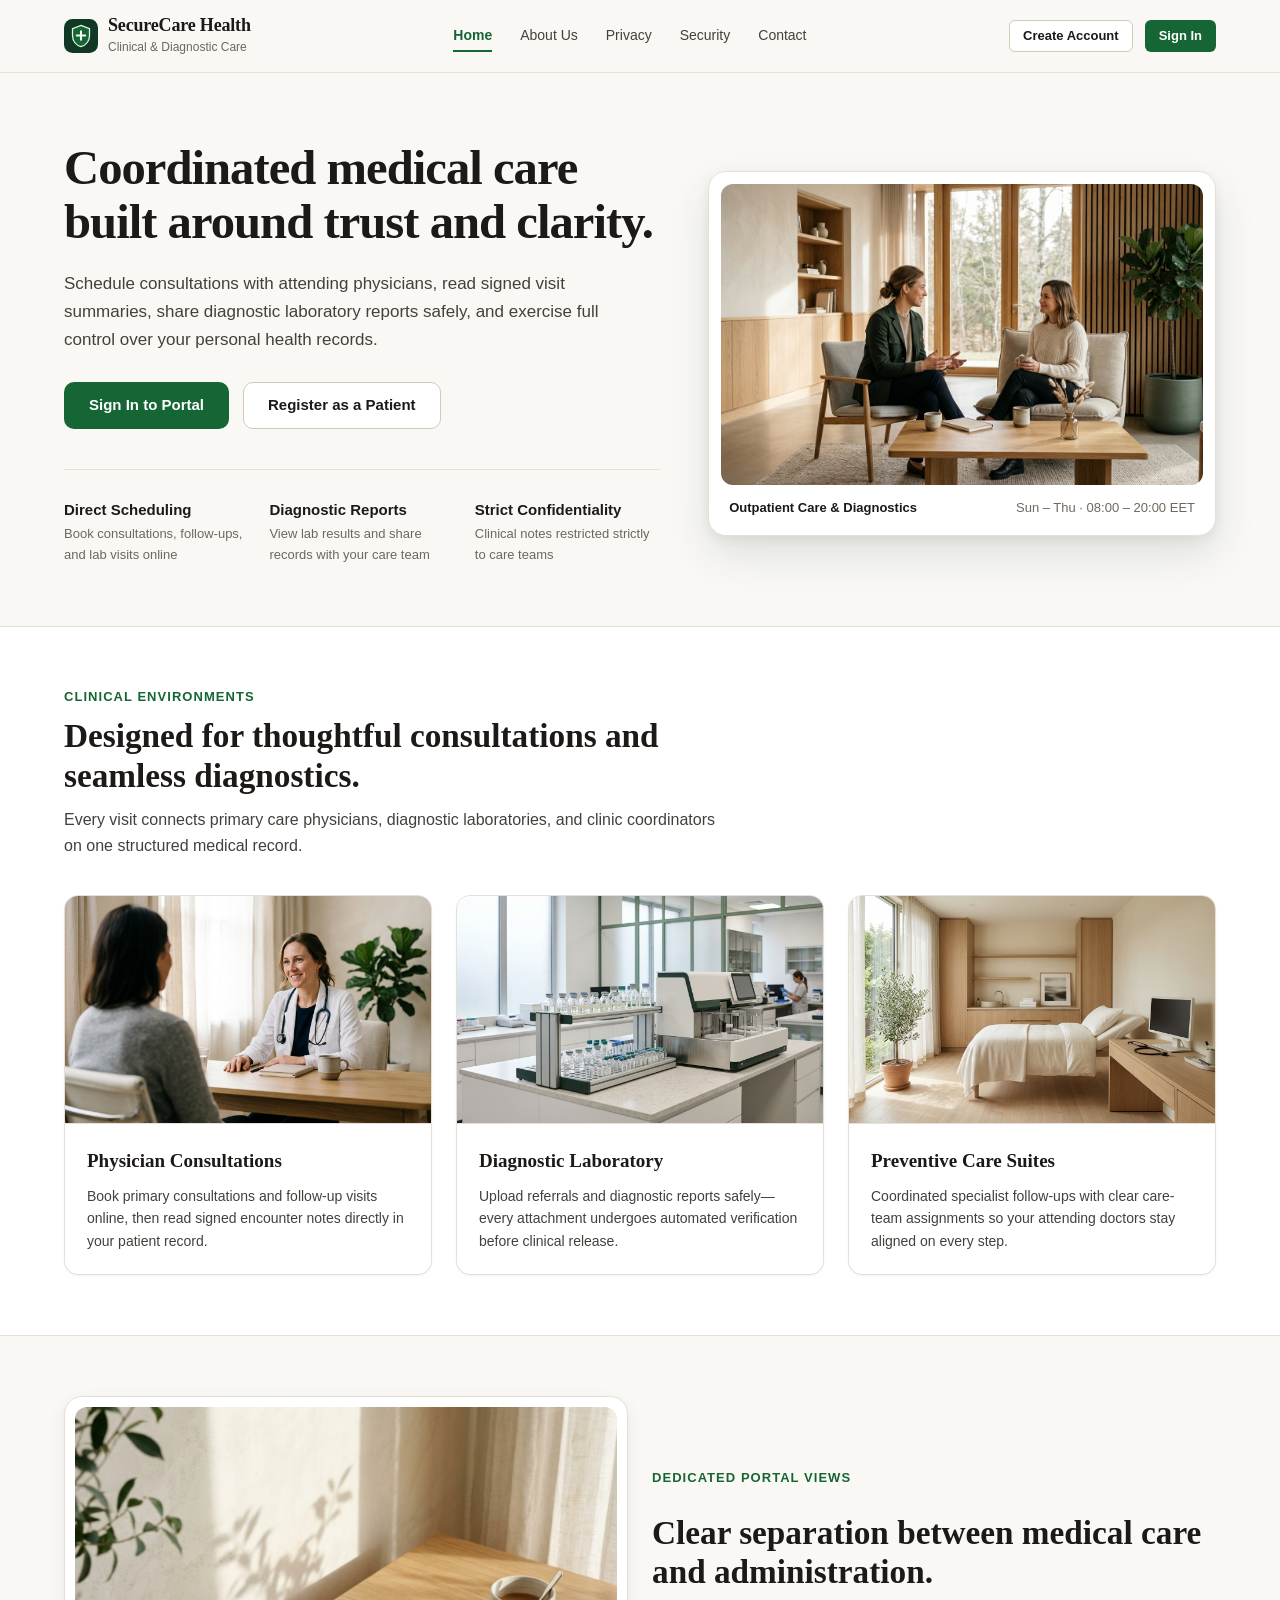
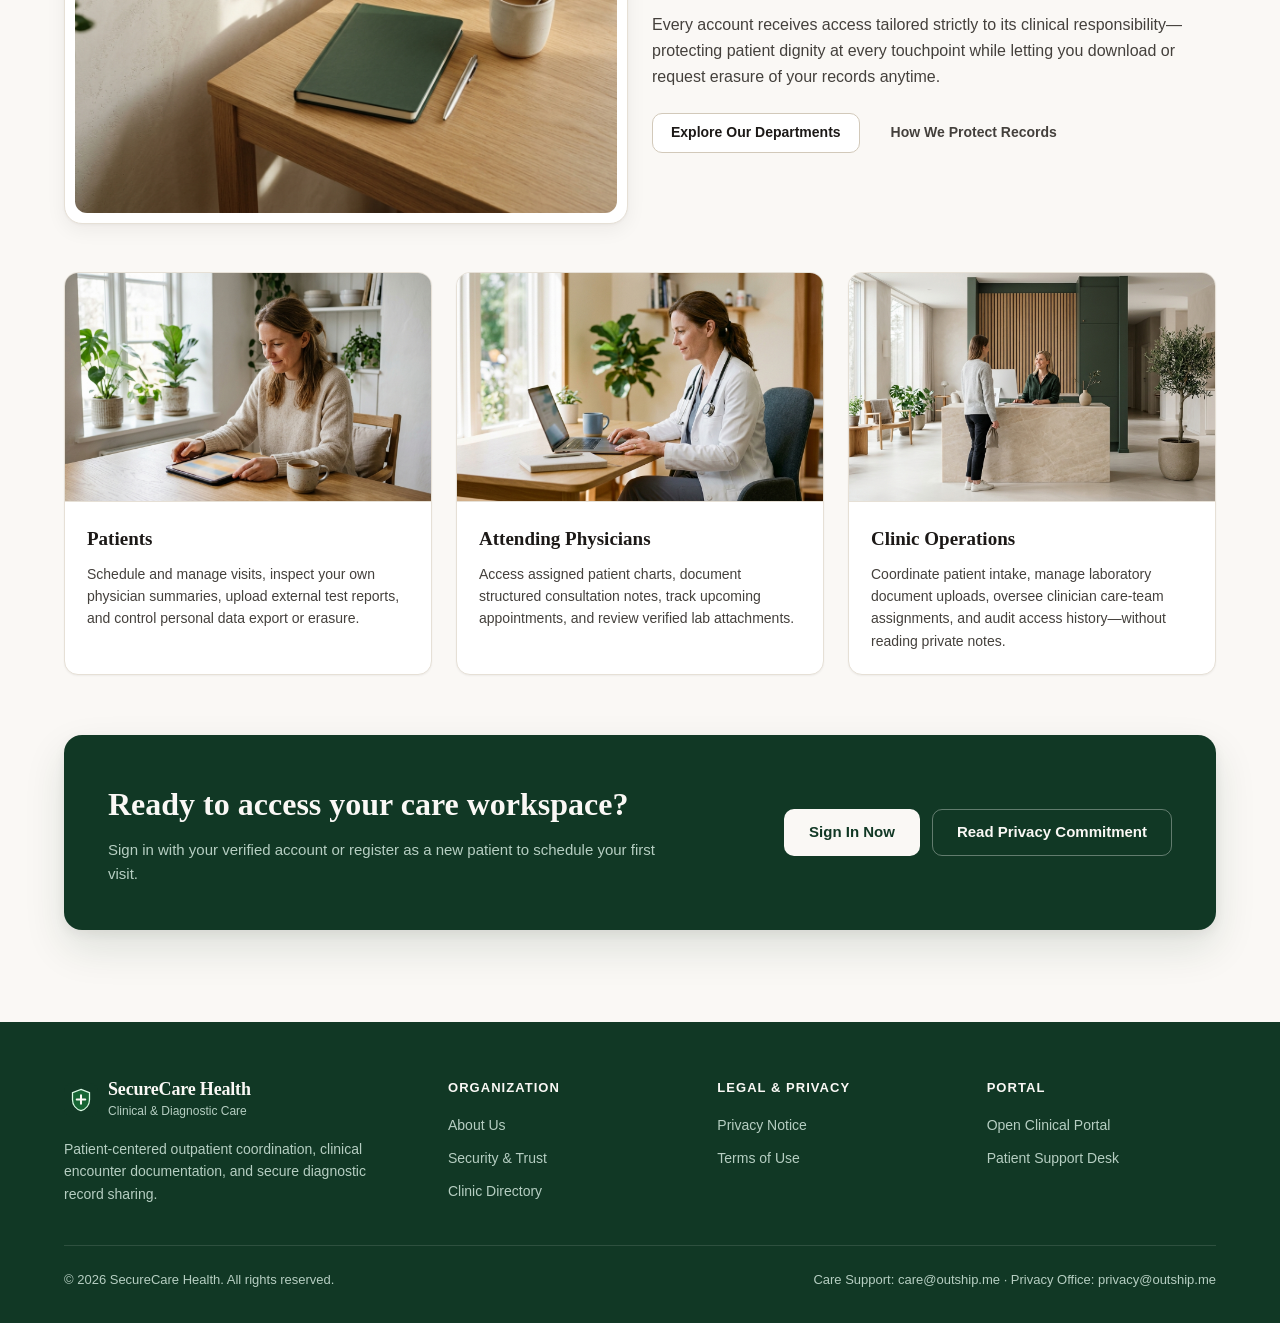
<file: frontend/index.html>
<!doctype html>
<html lang="en">
<head>
  <meta charset="utf-8" />
  <meta name="viewport" content="width=device-width, initial-scale=1" />
  <title>SecureCare Health — Coordinated Clinical Care &amp; Diagnostic Portal</title>
  <meta name="description" content="Schedule clinical visits, review physician encounter notes, receive screened laboratory reports, and manage your health data privacy in one portal." />
  <link rel="icon" type="image/svg+xml" href="assets/images/favicon.svg" />
  <link rel="stylesheet" href="css/tokens.css" />
  <link rel="stylesheet" href="css/base.css" />
  <link rel="stylesheet" href="css/public.css" />
</head>
<body>
  <header class="pub-header">
    <div class="pub-container pub-header-inner">
      <a class="brand" href="/">
        <img class="brand-mark" src="assets/images/logo.svg" alt="" width="34" height="34" />
        <span>
          <span class="brand-name">SecureCare Health</span>
          <span class="brand-sub">Clinical &amp; Diagnostic Care</span>
        </span>
      </a>

      <nav class="pub-nav" aria-label="Primary navigation">
        <a class="pub-nav-link" href="/" aria-current="page">Home</a>
        <a class="pub-nav-link" href="about.html">About Us</a>
        <a class="pub-nav-link" href="privacy.html">Privacy</a>
        <a class="pub-nav-link" href="security.html">Security</a>
        <a class="pub-nav-link" href="contact.html">Contact</a>
      </nav>

      <div class="pub-actions">
        <button type="button" class="btn btn-secondary btn-sm" data-auth-action="signup">Create Account</button>
        <button type="button" class="btn btn-primary btn-sm" data-auth-action="login">Sign In</button>
      </div>

      <button id="pub-menu-toggle" class="pub-menu-toggle" type="button" aria-label="Toggle navigation menu" aria-expanded="false" aria-controls="pub-mobile-drawer">
        <svg width="20" height="20" viewBox="0 0 24 24" fill="none" stroke="currentColor" stroke-width="2" stroke-linecap="round">
          <line x1="3" y1="6" x2="21" y2="6" />
          <line x1="3" y1="12" x2="21" y2="12" />
          <line x1="3" y1="18" x2="21" y2="18" />
        </svg>
      </button>
    </div>

    <div id="pub-mobile-drawer" class="pub-mobile-drawer">
      <a class="pub-nav-link" href="/" aria-current="page">Home</a>
      <a class="pub-nav-link" href="about.html">About Us</a>
      <a class="pub-nav-link" href="privacy.html">Privacy</a>
      <a class="pub-nav-link" href="security.html">Security</a>
      <a class="pub-nav-link" href="contact.html">Contact</a>
      <div style="display:flex;gap:0.625rem;padding-top:0.5rem;">
        <button type="button" class="btn btn-secondary btn-sm" data-auth-action="signup">Create Account</button>
        <button type="button" class="btn btn-primary btn-sm" data-auth-action="login">Sign In</button>
      </div>
    </div>
  </header>

  <main>
    <section class="hero">
      <div class="pub-container hero-grid">
        <div>
          <h1 class="hero-title">Coordinated medical care built around trust and clarity.</h1>
          <p class="hero-lead">
            Schedule consultations with attending physicians, read signed visit summaries, share diagnostic laboratory reports safely, and exercise full control over your personal health records.
          </p>
          <div class="hero-cta-row">
            <button type="button" class="btn btn-primary btn-lg" data-auth-action="login">Sign In to Portal</button>
            <button type="button" class="btn btn-secondary btn-lg" data-auth-action="signup">Register as a Patient</button>
          </div>

          <div class="hero-highlights">
            <div>
              <div class="hero-stat-title">Direct Scheduling</div>
              <div class="hero-stat-sub">Book consultations, follow-ups, and lab visits online</div>
            </div>
            <div>
              <div class="hero-stat-title">Diagnostic Reports</div>
              <div class="hero-stat-sub">View lab results and share records with your care team</div>
            </div>
            <div>
              <div class="hero-stat-title">Strict Confidentiality</div>
              <div class="hero-stat-sub">Clinical notes restricted strictly to care teams</div>
            </div>
          </div>
        </div>

        <div class="hero-visual-frame">
          <img src="assets/images/hero-clinic-care.jpg" alt="Physician speaking with a patient inside a bright SecureCare Health consultation lounge" width="1280" height="720" />
          <div class="hero-photo-caption">
            <span><strong>Outpatient Care &amp; Diagnostics</strong></span>
            <span>Sun – Thu · 08:00 – 20:00 EET</span>
          </div>
        </div>
      </div>
    </section>

    <section class="section section-alt">
      <div class="pub-container">
        <div class="section-head">
          <div class="section-kicker">Clinical Environments</div>
          <h2 class="section-title">Designed for thoughtful consultations and seamless diagnostics.</h2>
          <p class="section-desc">
            Every visit connects primary care physicians, diagnostic laboratories, and clinic coordinators on one structured medical record.
          </p>
        </div>

        <div class="grid-3">
          <article class="dept-card">
            <img class="dept-card-img" src="assets/images/dept-consultation.jpg" alt="Attending physician listening attentively during an outpatient consultation" width="1280" height="720" />
            <div class="dept-card-body">
              <h3>Physician Consultations</h3>
              <p>Book primary consultations and follow-up visits online, then read signed encounter notes directly in your patient record.</p>
            </div>
          </article>

          <article class="dept-card">
            <img class="dept-card-img" src="assets/images/dept-diagnostics.jpg" alt="Modern diagnostic laboratory workstation and sample vials" width="1280" height="720" />
            <div class="dept-card-body">
              <h3>Diagnostic Laboratory</h3>
              <p>Upload referrals and diagnostic reports safely—every attachment undergoes automated verification before clinical release.</p>
            </div>
          </article>

          <article class="dept-card">
            <img class="dept-card-img" src="assets/images/dept-cardiology.jpg" alt="Calm modern clinical examination suite in warm oak and ivory" width="1280" height="720" />
            <div class="dept-card-body">
              <h3>Preventive Care Suites</h3>
              <p>Coordinated specialist follow-ups with clear care-team assignments so your attending doctors stay aligned on every step.</p>
            </div>
          </article>
        </div>
      </div>
    </section>

    <section class="section">
      <div class="pub-container">
        <div class="grid-2" style="align-items:center;margin-bottom:3rem;">
          <div class="editorial-photo-card">
            <img src="assets/images/trust-privacy-care.jpg" alt="Minimalist physician desk in soft daylight symbolizing clinical discretion" width="1200" height="900" />
          </div>
          <div style="display:flex;flex-direction:column;gap:1rem;">
            <div class="section-kicker">Dedicated Portal Views</div>
            <h2 class="section-title" style="margin-bottom:0.25rem;">Clear separation between medical care and administration.</h2>
            <p class="section-desc">
              Every account receives access tailored strictly to its clinical responsibility—protecting patient dignity at every touchpoint while letting you download or request erasure of your records anytime.
            </p>
            <div style="display:flex;flex-wrap:wrap;gap:0.75rem;padding-top:0.5rem;">
              <a class="btn btn-secondary" href="about.html">Explore Our Departments</a>
              <a class="btn btn-ghost" href="security.html">How We Protect Records</a>
            </div>
          </div>
        </div>

        <div class="grid-3">
          <article class="dept-card">
            <img class="dept-card-img" src="assets/images/role-patient-care.jpg" alt="Patient reviewing appointments comfortably on a tablet" width="1280" height="720" />
            <div class="dept-card-body">
              <h3>Patients</h3>
              <p>Schedule and manage visits, inspect your own physician summaries, upload external test reports, and control personal data export or erasure.</p>
            </div>
          </article>
          <article class="dept-card">
            <img class="dept-card-img" src="assets/images/role-physician-chart.jpg" alt="Attending physician reviewing clinical notes on a laptop" width="1280" height="720" />
            <div class="dept-card-body">
              <h3>Attending Physicians</h3>
              <p>Access assigned patient charts, document structured consultation notes, track upcoming appointments, and review verified lab attachments.</p>
            </div>
          </article>
          <article class="dept-card">
            <img class="dept-card-img" src="assets/images/role-clinic-reception.jpg" alt="Clinic coordinator welcoming a visitor at a minimalist alabaster reception desk" width="1280" height="720" />
            <div class="dept-card-body">
              <h3>Clinic Operations</h3>
              <p>Coordinate patient intake, manage laboratory document uploads, oversee clinician care-team assignments, and audit access history—without reading private notes.</p>
            </div>
          </article>
        </div>
      </div>
    </section>

    <section class="section" style="padding-top:0;">
      <div class="pub-container">
        <div class="cta-banner">
          <div>
            <h2>Ready to access your care workspace?</h2>
            <p>Sign in with your verified account or register as a new patient to schedule your first visit.</p>
          </div>
          <div style="display:flex;flex-wrap:wrap;gap:0.75rem;">
            <button type="button" class="btn btn-ivory btn-lg" data-auth-action="login">Sign In Now</button>
            <a class="btn btn-outline-ivory btn-lg" href="privacy.html">Read Privacy Commitment</a>
          </div>
        </div>
      </div>
    </section>
  </main>

  <footer class="pub-footer">
    <div class="pub-container">
      <div class="footer-grid">
        <div>
          <a class="brand" href="/">
            <img class="brand-mark" src="assets/images/logo.svg" alt="" width="34" height="34" />
            <span>
              <span class="brand-name" style="color:#FAF8F5;">SecureCare Health</span>
              <span class="brand-sub" style="color:#B6CEC2;">Clinical &amp; Diagnostic Care</span>
            </span>
          </a>
          <p class="footer-brand-desc">
            Patient-centered outpatient coordination, clinical encounter documentation, and secure diagnostic record sharing.
          </p>
        </div>

        <div>
          <h4 class="footer-col-title">Organization</h4>
          <ul class="footer-links">
            <li><a href="about.html">About Us</a></li>
            <li><a href="security.html">Security &amp; Trust</a></li>
            <li><a href="contact.html">Clinic Directory</a></li>
          </ul>
        </div>

        <div>
          <h4 class="footer-col-title">Legal &amp; Privacy</h4>
          <ul class="footer-links">
            <li><a href="privacy.html">Privacy Notice</a></li>
            <li><a href="terms.html">Terms of Use</a></li>
          </ul>
        </div>

        <div>
          <h4 class="footer-col-title">Portal</h4>
          <ul class="footer-links">
            <li><a href="portal.html">Open Clinical Portal</a></li>
            <li><a href="contact.html">Patient Support Desk</a></li>
          </ul>
        </div>
      </div>

      <div class="footer-bottom">
        <span>&copy; 2026 SecureCare Health. All rights reserved.</span>
        <span>Care Support: care@outship.me · Privacy Office: privacy@outship.me</span>
      </div>
    </div>
  </footer>

  <script type="module" src="js/public.js"></script>
</body>
</html>
</file>
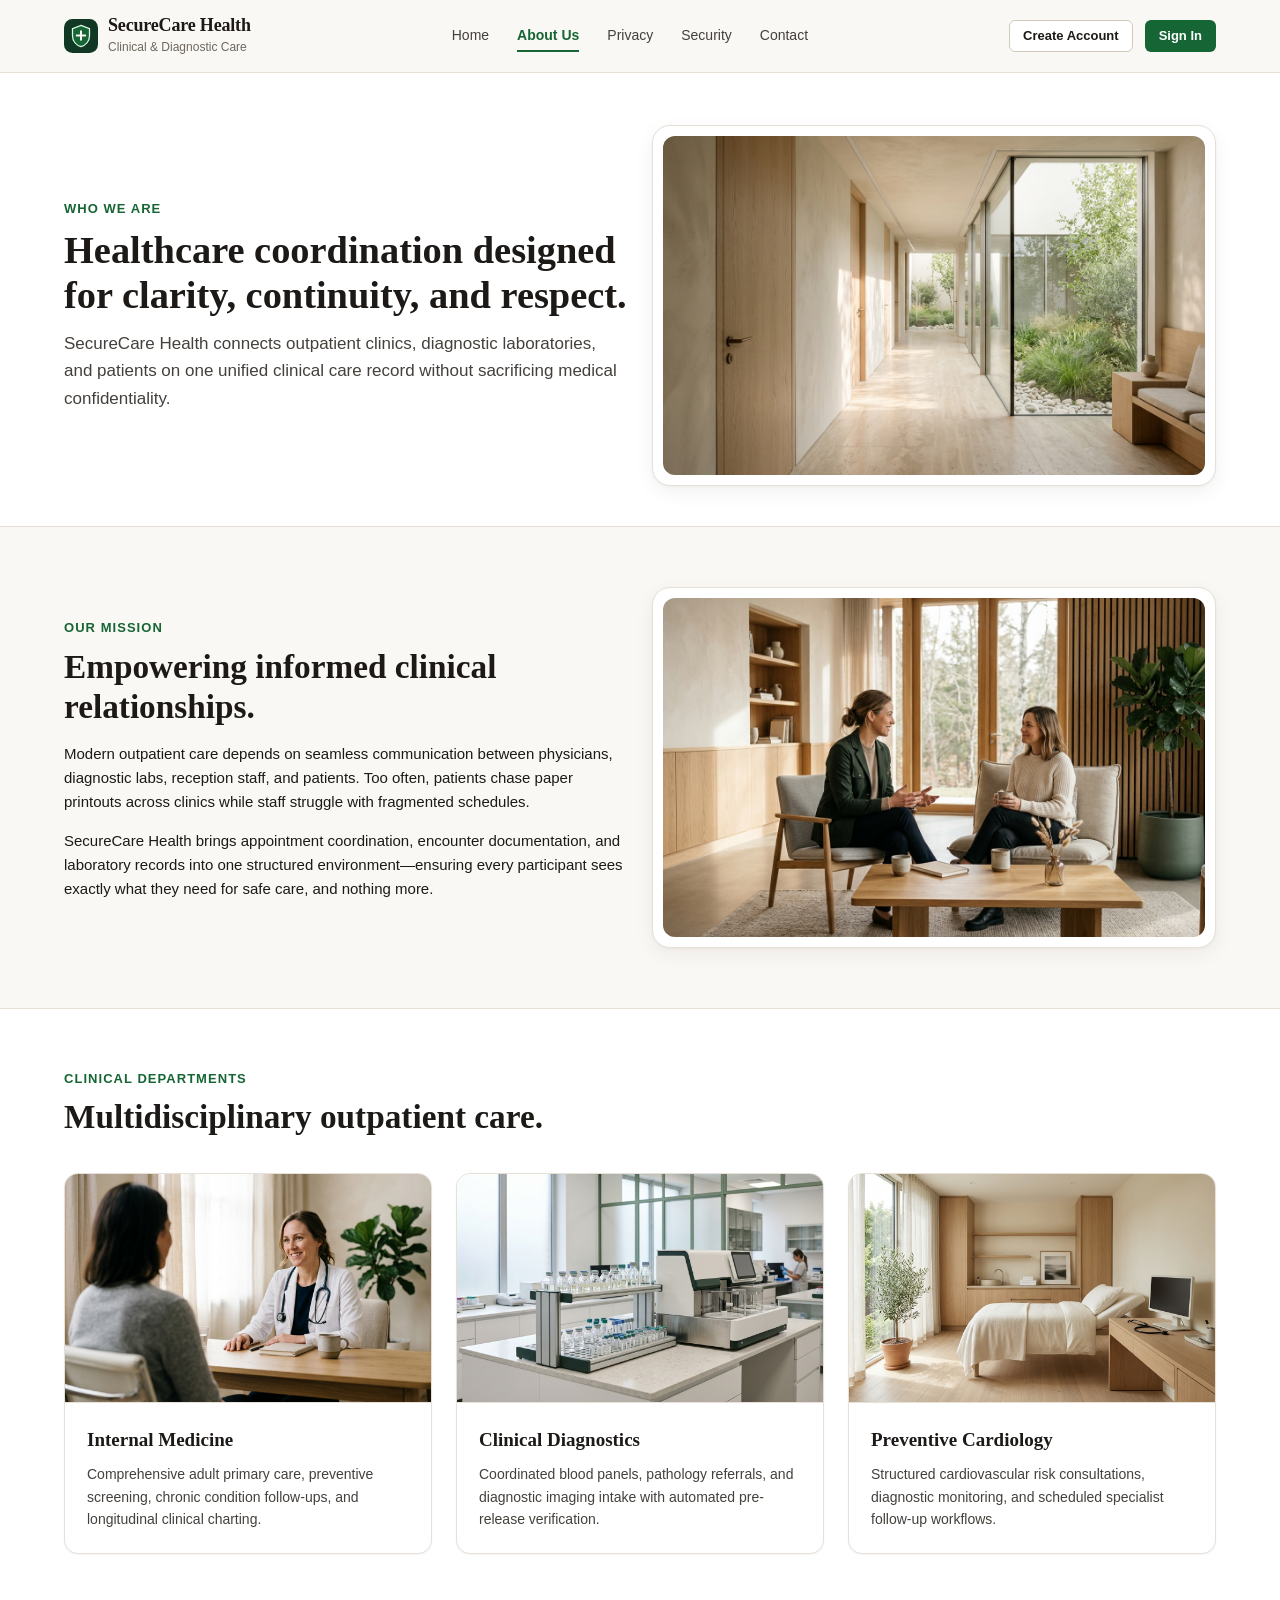
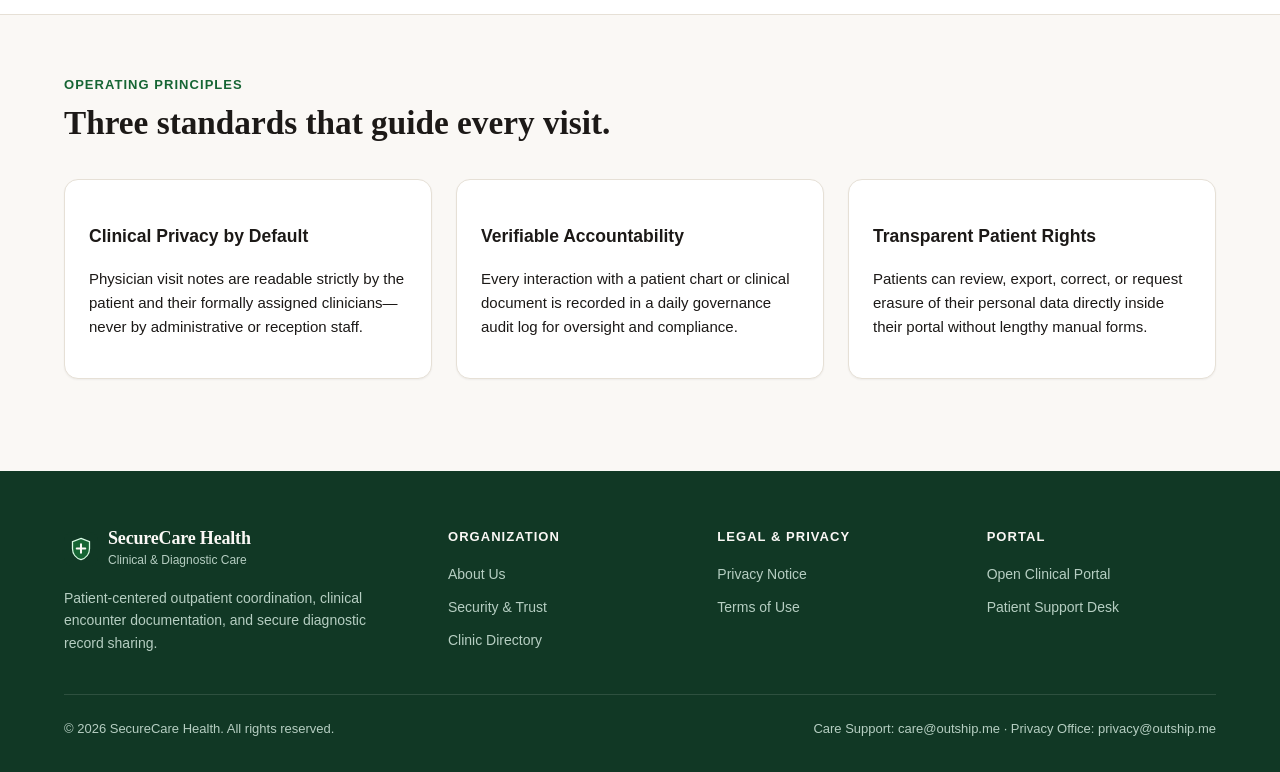
<file: frontend/about.html>
<!doctype html>
<html lang="en">
<head>
  <meta charset="utf-8" />
  <meta name="viewport" content="width=device-width, initial-scale=1" />
  <title>About Us — SecureCare Health</title>
  <meta name="description" content="Learn about SecureCare Health's clinical mission, multidisciplinary medical departments, and patient-first care governance." />
  <link rel="icon" type="image/svg+xml" href="assets/images/favicon.svg" />
  <link rel="stylesheet" href="css/tokens.css" />
  <link rel="stylesheet" href="css/base.css" />
  <link rel="stylesheet" href="css/public.css" />
</head>
<body>
  <header class="pub-header">
    <div class="pub-container pub-header-inner">
      <a class="brand" href="/">
        <img class="brand-mark" src="assets/images/logo.svg" alt="" width="34" height="34" />
        <span>
          <span class="brand-name">SecureCare Health</span>
          <span class="brand-sub">Clinical &amp; Diagnostic Care</span>
        </span>
      </a>

      <nav class="pub-nav" aria-label="Primary navigation">
        <a class="pub-nav-link" href="/">Home</a>
        <a class="pub-nav-link" href="about.html" aria-current="page">About Us</a>
        <a class="pub-nav-link" href="privacy.html">Privacy</a>
        <a class="pub-nav-link" href="security.html">Security</a>
        <a class="pub-nav-link" href="contact.html">Contact</a>
      </nav>

      <div class="pub-actions">
        <button type="button" class="btn btn-secondary btn-sm" data-auth-action="signup">Create Account</button>
        <button type="button" class="btn btn-primary btn-sm" data-auth-action="login">Sign In</button>
      </div>

      <button id="pub-menu-toggle" class="pub-menu-toggle" type="button" aria-label="Toggle navigation menu" aria-expanded="false" aria-controls="pub-mobile-drawer">
        <svg width="20" height="20" viewBox="0 0 24 24" fill="none" stroke="currentColor" stroke-width="2" stroke-linecap="round">
          <line x1="3" y1="6" x2="21" y2="6" /><line x1="3" y1="12" x2="21" y2="12" /><line x1="3" y1="18" x2="21" y2="18" />
        </svg>
      </button>
    </div>

    <div id="pub-mobile-drawer" class="pub-mobile-drawer">
      <a class="pub-nav-link" href="/">Home</a>
      <a class="pub-nav-link" href="about.html" aria-current="page">About Us</a>
      <a class="pub-nav-link" href="privacy.html">Privacy</a>
      <a class="pub-nav-link" href="security.html">Security</a>
      <a class="pub-nav-link" href="contact.html">Contact</a>
      <div style="display:flex;gap:0.625rem;padding-top:0.5rem;">
        <button type="button" class="btn btn-secondary btn-sm" data-auth-action="signup">Create Account</button>
        <button type="button" class="btn btn-primary btn-sm" data-auth-action="login">Sign In</button>
      </div>
    </div>
  </header>

  <main>
    <section class="page-hero">
      <div class="pub-container grid-2" style="align-items:center;">
        <div>
          <div class="section-kicker">Who We Are</div>
          <h1>Healthcare coordination designed for clarity, continuity, and respect.</h1>
          <p>
            SecureCare Health connects outpatient clinics, diagnostic laboratories, and patients on one unified clinical care record without sacrificing medical confidentiality.
          </p>
        </div>
        <div class="editorial-photo-card">
          <img src="assets/images/clinic-architecture-hall.jpg" alt="Sunlit SecureCare Health outpatient corridor and courtyard garden" width="1280" height="720" style="aspect-ratio:16/10;" />
        </div>
      </div>
    </section>

    <section class="section">
      <div class="pub-container grid-2" style="align-items:center;">
        <div class="space-y-4">
          <div class="section-kicker">Our Mission</div>
          <h2 class="section-title">Empowering informed clinical relationships.</h2>
          <p>
            Modern outpatient care depends on seamless communication between physicians, diagnostic labs, reception staff, and patients. Too often, patients chase paper printouts across clinics while staff struggle with fragmented schedules.
          </p>
          <p>
            SecureCare Health brings appointment coordination, encounter documentation, and laboratory records into one structured environment—ensuring every participant sees exactly what they need for safe care, and nothing more.
          </p>
        </div>
        <div class="editorial-photo-card">
          <img src="assets/images/hero-clinic-care.jpg" alt="Physician consulting with a patient inside a bright Nordic-inspired clinic lounge" width="1280" height="720" style="aspect-ratio:16/10;" />
        </div>
      </div>
    </section>

    <section class="section section-alt">
      <div class="pub-container">
        <div class="section-head">
          <div class="section-kicker">Clinical Departments</div>
          <h2 class="section-title">Multidisciplinary outpatient care.</h2>
        </div>

        <div class="grid-3">
          <article class="dept-card">
            <img class="dept-card-img" src="assets/images/dept-consultation.jpg" alt="Internal medicine specialist during an outpatient consultation" width="1280" height="720" />
            <div class="dept-card-body">
              <h3>Internal Medicine</h3>
              <p>Comprehensive adult primary care, preventive screening, chronic condition follow-ups, and longitudinal clinical charting.</p>
            </div>
          </article>
          <article class="dept-card">
            <img class="dept-card-img" src="assets/images/dept-diagnostics.jpg" alt="Modern diagnostic laboratory instrumentation and specimen vials" width="1280" height="720" />
            <div class="dept-card-body">
              <h3>Clinical Diagnostics</h3>
              <p>Coordinated blood panels, pathology referrals, and diagnostic imaging intake with automated pre-release verification.</p>
            </div>
          </article>
          <article class="dept-card">
            <img class="dept-card-img" src="assets/images/dept-cardiology.jpg" alt="Calm modern cardiology examination suite" width="1280" height="720" />
            <div class="dept-card-body">
              <h3>Preventive Cardiology</h3>
              <p>Structured cardiovascular risk consultations, diagnostic monitoring, and scheduled specialist follow-up workflows.</p>
            </div>
          </article>
        </div>
      </div>
    </section>

    <section class="section">
      <div class="pub-container">
        <div class="section-head">
          <div class="section-kicker">Operating Principles</div>
          <h2 class="section-title">Three standards that guide every visit.</h2>
        </div>

        <div class="grid-3">
          <div class="card card-pad">
            <h3>Clinical Privacy by Default</h3>
            <p>Physician visit notes are readable strictly by the patient and their formally assigned clinicians—never by administrative or reception staff.</p>
          </div>
          <div class="card card-pad">
            <h3>Verifiable Accountability</h3>
            <p>Every interaction with a patient chart or clinical document is recorded in a daily governance audit log for oversight and compliance.</p>
          </div>
          <div class="card card-pad">
            <h3>Transparent Patient Rights</h3>
            <p>Patients can review, export, correct, or request erasure of their personal data directly inside their portal without lengthy manual forms.</p>
          </div>
        </div>
      </div>
    </section>
  </main>

  <footer class="pub-footer">
    <div class="pub-container">
      <div class="footer-grid">
        <div>
          <a class="brand" href="/">
            <img class="brand-mark" src="assets/images/logo.svg" alt="" width="34" height="34" />
            <span>
              <span class="brand-name" style="color:#FAF8F5;">SecureCare Health</span>
              <span class="brand-sub" style="color:#B6CEC2;">Clinical &amp; Diagnostic Care</span>
            </span>
          </a>
          <p class="footer-brand-desc">Patient-centered outpatient coordination, clinical encounter documentation, and secure diagnostic record sharing.</p>
        </div>
        <div>
          <h4 class="footer-col-title">Organization</h4>
          <ul class="footer-links">
            <li><a href="about.html">About Us</a></li>
            <li><a href="security.html">Security &amp; Trust</a></li>
            <li><a href="contact.html">Clinic Directory</a></li>
          </ul>
        </div>
        <div>
          <h4 class="footer-col-title">Legal &amp; Privacy</h4>
          <ul class="footer-links">
            <li><a href="privacy.html">Privacy Notice</a></li>
            <li><a href="terms.html">Terms of Use</a></li>
          </ul>
        </div>
        <div>
          <h4 class="footer-col-title">Portal</h4>
          <ul class="footer-links">
            <li><a href="portal.html">Open Clinical Portal</a></li>
            <li><a href="contact.html">Patient Support Desk</a></li>
          </ul>
        </div>
      </div>
      <div class="footer-bottom">
        <span>&copy; 2026 SecureCare Health. All rights reserved.</span>
        <span>Care Support: care@outship.me · Privacy Office: privacy@outship.me</span>
      </div>
    </div>
  </footer>

  <script type="module" src="js/public.js"></script>
</body>
</html>
</file>
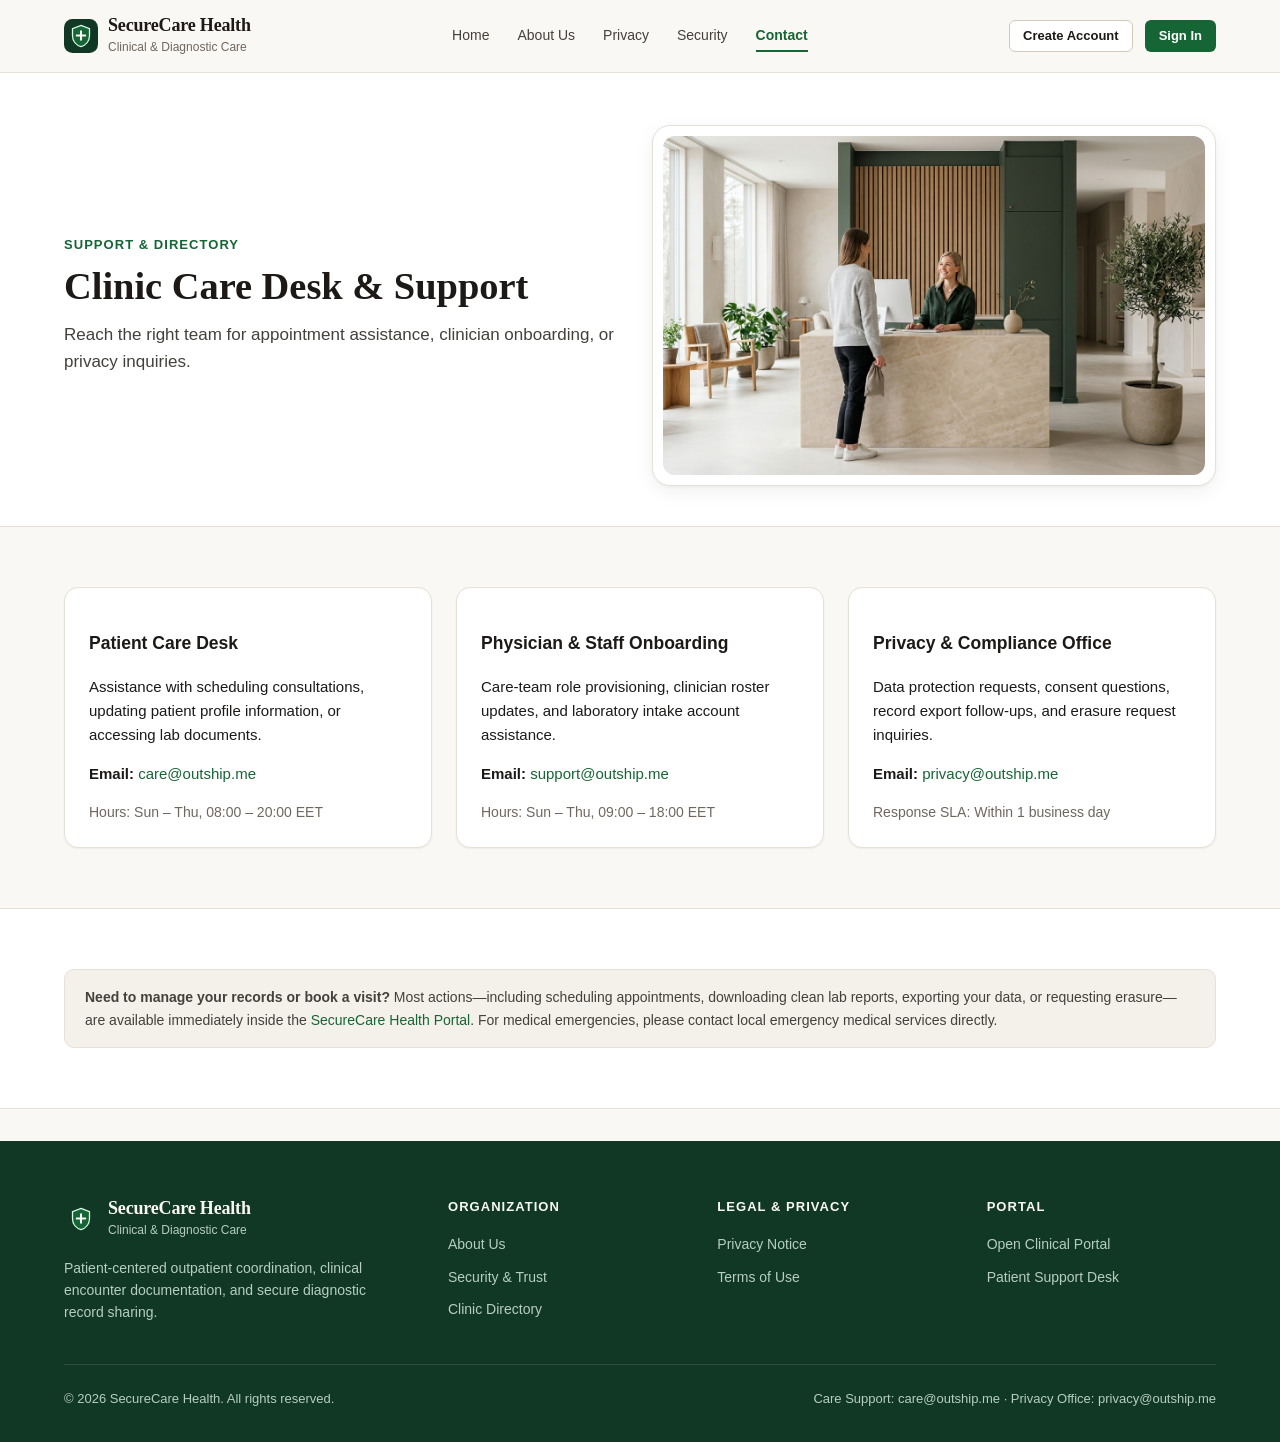
<file: frontend/contact.html>
<!doctype html>
<html lang="en">
<head>
  <meta charset="utf-8" />
  <meta name="viewport" content="width=device-width, initial-scale=1" />
  <title>Clinic Directory &amp; Support — SecureCare Health</title>
  <meta name="description" content="Reach the SecureCare Health patient care desk, clinic operations support, or Data Protection Office." />
  <link rel="icon" type="image/svg+xml" href="assets/images/favicon.svg" />
  <link rel="stylesheet" href="css/tokens.css" />
  <link rel="stylesheet" href="css/base.css" />
  <link rel="stylesheet" href="css/public.css" />
</head>
<body>
  <header class="pub-header">
    <div class="pub-container pub-header-inner">
      <a class="brand" href="/">
        <img class="brand-mark" src="assets/images/logo.svg" alt="" width="34" height="34" />
        <span>
          <span class="brand-name">SecureCare Health</span>
          <span class="brand-sub">Clinical &amp; Diagnostic Care</span>
        </span>
      </a>

      <nav class="pub-nav" aria-label="Primary navigation">
        <a class="pub-nav-link" href="/">Home</a>
        <a class="pub-nav-link" href="about.html">About Us</a>
        <a class="pub-nav-link" href="privacy.html">Privacy</a>
        <a class="pub-nav-link" href="security.html">Security</a>
        <a class="pub-nav-link" href="contact.html" aria-current="page">Contact</a>
      </nav>

      <div class="pub-actions">
        <button type="button" class="btn btn-secondary btn-sm" data-auth-action="signup">Create Account</button>
        <button type="button" class="btn btn-primary btn-sm" data-auth-action="login">Sign In</button>
      </div>

      <button id="pub-menu-toggle" class="pub-menu-toggle" type="button" aria-label="Toggle navigation menu" aria-expanded="false" aria-controls="pub-mobile-drawer">
        <svg width="20" height="20" viewBox="0 0 24 24" fill="none" stroke="currentColor" stroke-width="2" stroke-linecap="round">
          <line x1="3" y1="6" x2="21" y2="6" /><line x1="3" y1="12" x2="21" y2="12" /><line x1="3" y1="18" x2="21" y2="18" />
        </svg>
      </button>
    </div>

    <div id="pub-mobile-drawer" class="pub-mobile-drawer">
      <a class="pub-nav-link" href="/">Home</a>
      <a class="pub-nav-link" href="about.html">About Us</a>
      <a class="pub-nav-link" href="privacy.html">Privacy</a>
      <a class="pub-nav-link" href="security.html">Security</a>
      <a class="pub-nav-link" href="contact.html" aria-current="page">Contact</a>
      <div style="display:flex;gap:0.625rem;padding-top:0.5rem;">
        <button type="button" class="btn btn-secondary btn-sm" data-auth-action="signup">Create Account</button>
        <button type="button" class="btn btn-primary btn-sm" data-auth-action="login">Sign In</button>
      </div>
    </div>
  </header>

  <main>
    <section class="page-hero">
      <div class="pub-container grid-2" style="align-items:center;">
        <div>
          <div class="section-kicker">Support &amp; Directory</div>
          <h1>Clinic Care Desk &amp; Support</h1>
          <p>Reach the right team for appointment assistance, clinician onboarding, or privacy inquiries.</p>
        </div>
        <div class="editorial-photo-card">
          <img src="assets/images/role-clinic-reception.jpg" alt="SecureCare Health clinic coordinator welcoming a visitor at the care desk" width="1280" height="720" style="aspect-ratio:16/10;" />
        </div>
      </div>
    </section>

    <section class="section">
      <div class="pub-container grid-3">
        <div class="card card-pad">
          <h3>Patient Care Desk</h3>
          <p>Assistance with scheduling consultations, updating patient profile information, or accessing lab documents.</p>
          <p><strong>Email:</strong> <a href="mailto:care@outship.me">care@outship.me</a></p>
          <p style="margin-bottom:0;font-size:0.875rem;color:var(--sc-muted);">Hours: Sun – Thu, 08:00 – 20:00 EET</p>
        </div>

        <div class="card card-pad">
          <h3>Physician &amp; Staff Onboarding</h3>
          <p>Care-team role provisioning, clinician roster updates, and laboratory intake account assistance.</p>
          <p><strong>Email:</strong> <a href="mailto:support@outship.me">support@outship.me</a></p>
          <p style="margin-bottom:0;font-size:0.875rem;color:var(--sc-muted);">Hours: Sun – Thu, 09:00 – 18:00 EET</p>
        </div>

        <div class="card card-pad">
          <h3>Privacy &amp; Compliance Office</h3>
          <p>Data protection requests, consent questions, record export follow-ups, and erasure request inquiries.</p>
          <p><strong>Email:</strong> <a href="mailto:privacy@outship.me">privacy@outship.me</a></p>
          <p style="margin-bottom:0;font-size:0.875rem;color:var(--sc-muted);">Response SLA: Within 1 business day</p>
        </div>
      </div>
    </section>

    <section class="section section-alt">
      <div class="pub-container">
        <div class="notice-box">
          <strong>Need to manage your records or book a visit?</strong> Most actions—including scheduling appointments, downloading clean lab reports, exporting your data, or requesting erasure—are available immediately inside the <a href="portal.html">SecureCare Health Portal</a>. For medical emergencies, please contact local emergency medical services directly.
        </div>
      </div>
    </section>
  </main>

  <footer class="pub-footer">
    <div class="pub-container">
      <div class="footer-grid">
        <div>
          <a class="brand" href="/">
            <img class="brand-mark" src="assets/images/logo.svg" alt="" width="34" height="34" />
            <span>
              <span class="brand-name" style="color:#FAF8F5;">SecureCare Health</span>
              <span class="brand-sub" style="color:#B6CEC2;">Clinical &amp; Diagnostic Care</span>
            </span>
          </a>
          <p class="footer-brand-desc">Patient-centered outpatient coordination, clinical encounter documentation, and secure diagnostic record sharing.</p>
        </div>
        <div>
          <h4 class="footer-col-title">Organization</h4>
          <ul class="footer-links">
            <li><a href="about.html">About Us</a></li>
            <li><a href="security.html">Security &amp; Trust</a></li>
            <li><a href="contact.html">Clinic Directory</a></li>
          </ul>
        </div>
        <div>
          <h4 class="footer-col-title">Legal &amp; Privacy</h4>
          <ul class="footer-links">
            <li><a href="privacy.html">Privacy Notice</a></li>
            <li><a href="terms.html">Terms of Use</a></li>
          </ul>
        </div>
        <div>
          <h4 class="footer-col-title">Portal</h4>
          <ul class="footer-links">
            <li><a href="portal.html">Open Clinical Portal</a></li>
            <li><a href="contact.html">Patient Support Desk</a></li>
          </ul>
        </div>
      </div>
      <div class="footer-bottom">
        <span>&copy; 2026 SecureCare Health. All rights reserved.</span>
        <span>Care Support: care@outship.me · Privacy Office: privacy@outship.me</span>
      </div>
    </div>
  </footer>

  <script type="module" src="js/public.js"></script>
</body>
</html>
</file>
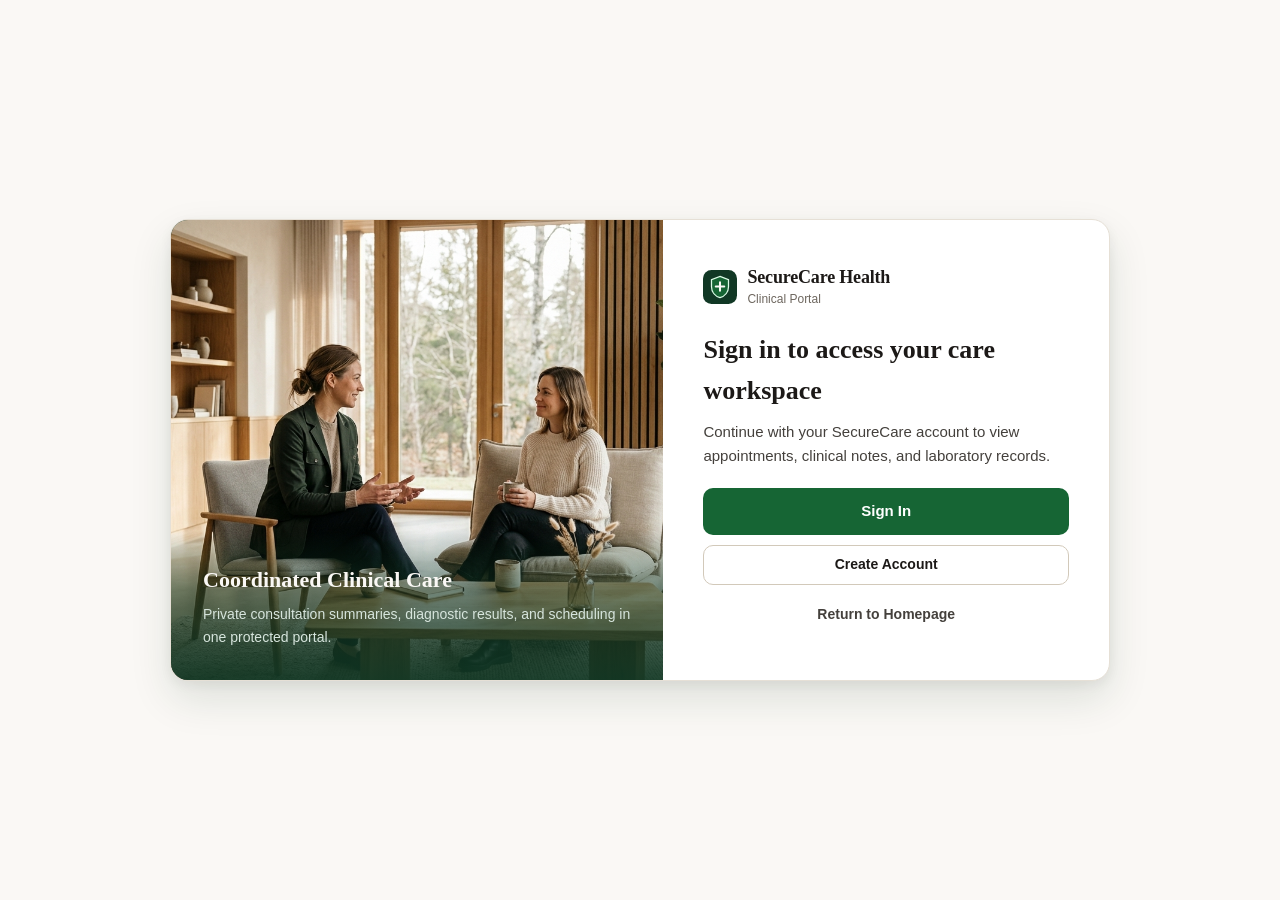
<file: frontend/portal.html>
<!doctype html>
<html lang="en">
<head>
  <meta charset="utf-8" />
  <meta name="viewport" content="width=device-width, initial-scale=1" />
  <title>Clinical Portal — SecureCare Health</title>
  <meta name="description" content="SecureCare Health authenticated portal for appointments, clinical encounter notes, diagnostic documents, and patient privacy controls." />
  <link rel="icon" type="image/svg+xml" href="assets/images/favicon.svg" />
  <link rel="stylesheet" href="css/tokens.css" />
  <link rel="stylesheet" href="css/base.css" />
  <link rel="stylesheet" href="css/portal.css" />
  <link rel="modulepreload" href="js/portal.js" />
  <link rel="modulepreload" href="js/config.js" />
  <link rel="modulepreload" href="js/auth.js" />
  <link rel="modulepreload" href="js/api.js" />
  <link rel="modulepreload" href="js/ui.js" />
  <link rel="modulepreload" href="js/views/overview.js" />
</head>
<body>
  <div id="portal-root">
    <div class="auth-gate" aria-busy="true" aria-label="Opening SecureCare portal">
      <div class="portal-boot-loader">
        <img class="portal-boot-logo" src="assets/images/logo.svg" alt="SecureCare Health" width="44" height="44" />
        <div class="portal-boot-track" role="progressbar" aria-label="Loading portal">
          <div class="portal-boot-bar"></div>
        </div>
      </div>
    </div>
  </div>

  <script type="module" src="js/portal.js"></script>
</body>
</html>
</file>
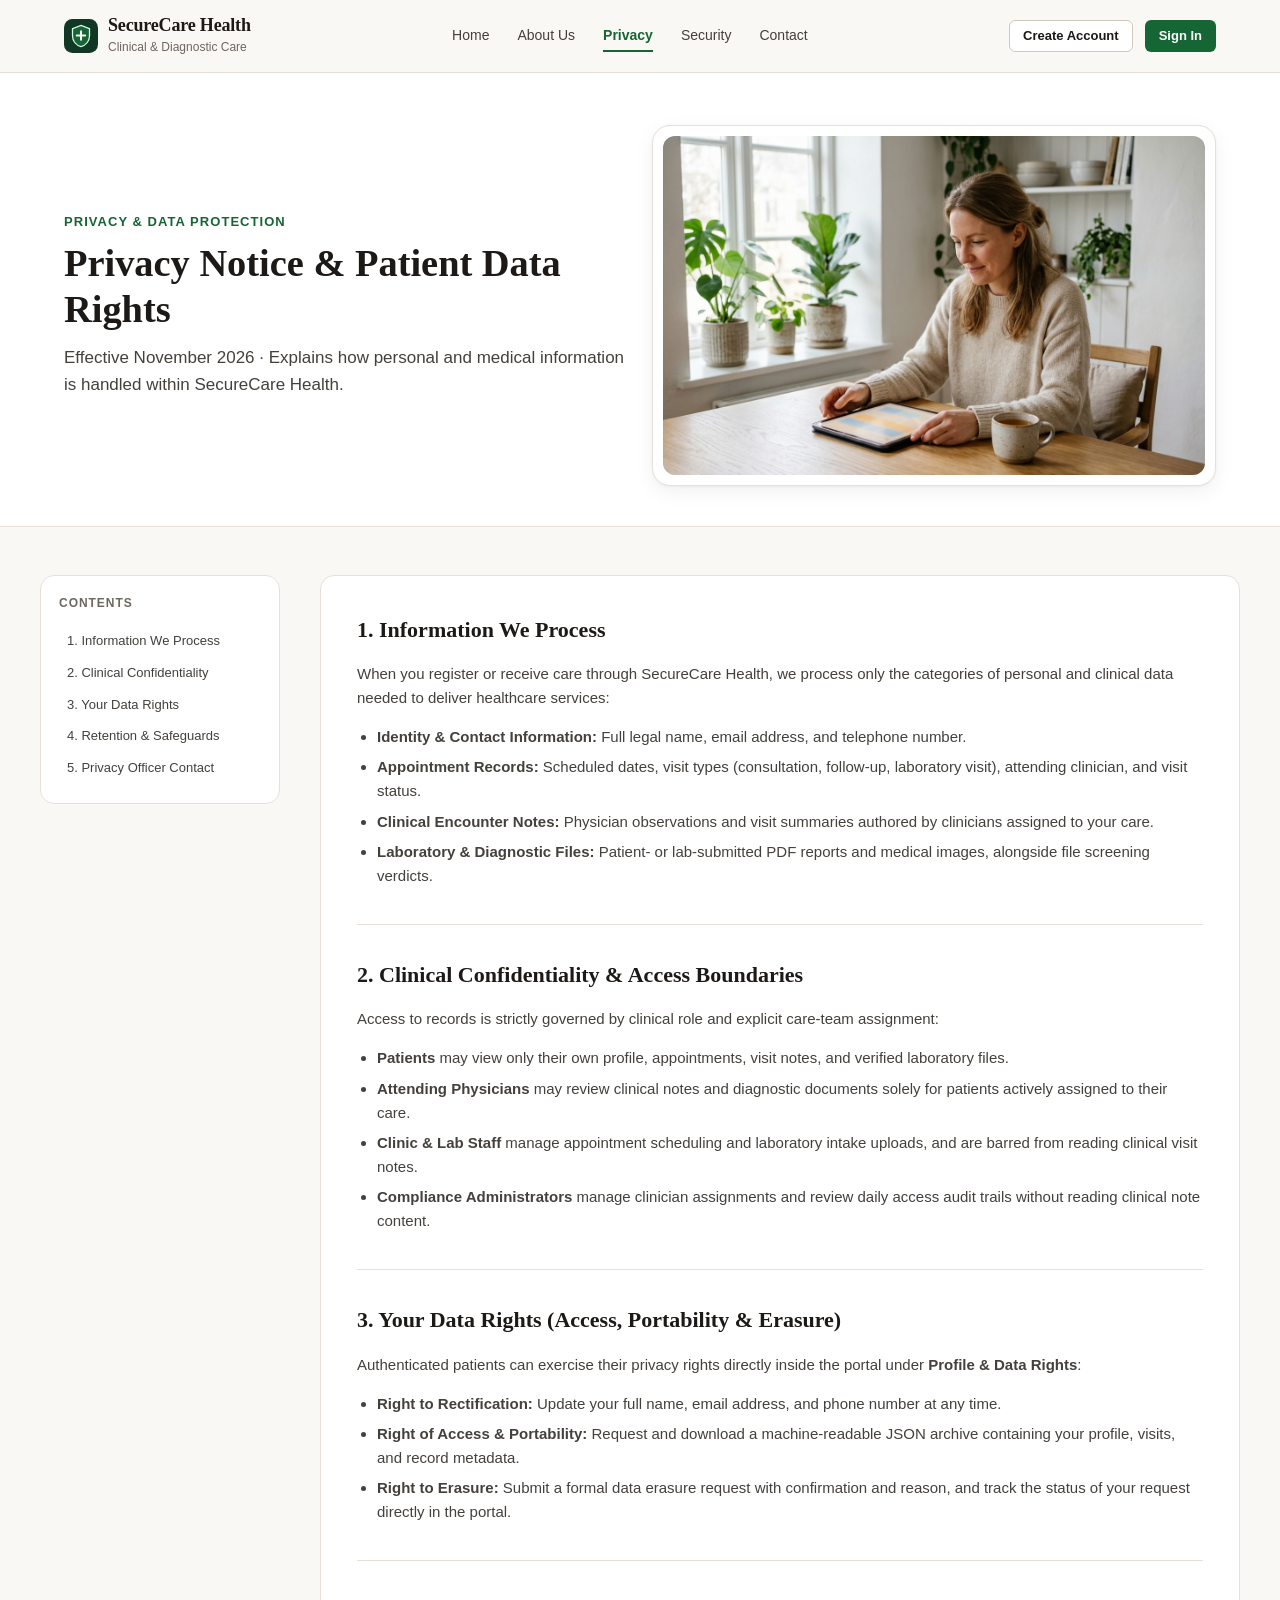
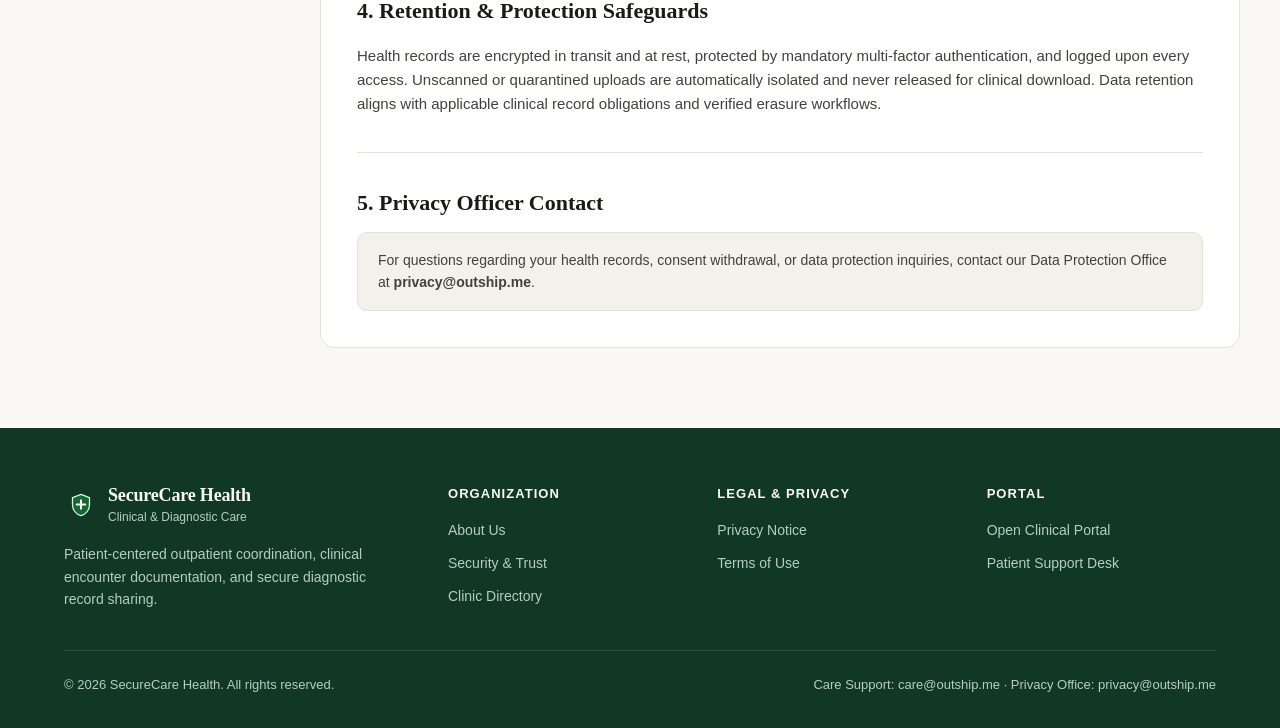
<file: frontend/privacy.html>
<!doctype html>
<html lang="en">
<head>
  <meta charset="utf-8" />
  <meta name="viewport" content="width=device-width, initial-scale=1" />
  <title>Privacy Notice &amp; Data Rights — SecureCare Health</title>
  <meta name="description" content="How SecureCare Health collects, protects, retains, and empowers you to export or erase your personal and clinical data." />
  <link rel="icon" type="image/svg+xml" href="assets/images/favicon.svg" />
  <link rel="stylesheet" href="css/tokens.css" />
  <link rel="stylesheet" href="css/base.css" />
  <link rel="stylesheet" href="css/public.css" />
</head>
<body>
  <header class="pub-header">
    <div class="pub-container pub-header-inner">
      <a class="brand" href="/">
        <img class="brand-mark" src="assets/images/logo.svg" alt="" width="34" height="34" />
        <span>
          <span class="brand-name">SecureCare Health</span>
          <span class="brand-sub">Clinical &amp; Diagnostic Care</span>
        </span>
      </a>

      <nav class="pub-nav" aria-label="Primary navigation">
        <a class="pub-nav-link" href="/">Home</a>
        <a class="pub-nav-link" href="about.html">About Us</a>
        <a class="pub-nav-link" href="privacy.html" aria-current="page">Privacy</a>
        <a class="pub-nav-link" href="security.html">Security</a>
        <a class="pub-nav-link" href="contact.html">Contact</a>
      </nav>

      <div class="pub-actions">
        <button type="button" class="btn btn-secondary btn-sm" data-auth-action="signup">Create Account</button>
        <button type="button" class="btn btn-primary btn-sm" data-auth-action="login">Sign In</button>
      </div>

      <button id="pub-menu-toggle" class="pub-menu-toggle" type="button" aria-label="Toggle navigation menu" aria-expanded="false" aria-controls="pub-mobile-drawer">
        <svg width="20" height="20" viewBox="0 0 24 24" fill="none" stroke="currentColor" stroke-width="2" stroke-linecap="round">
          <line x1="3" y1="6" x2="21" y2="6" /><line x1="3" y1="12" x2="21" y2="12" /><line x1="3" y1="18" x2="21" y2="18" />
        </svg>
      </button>
    </div>

    <div id="pub-mobile-drawer" class="pub-mobile-drawer">
      <a class="pub-nav-link" href="/">Home</a>
      <a class="pub-nav-link" href="about.html">About Us</a>
      <a class="pub-nav-link" href="privacy.html" aria-current="page">Privacy</a>
      <a class="pub-nav-link" href="security.html">Security</a>
      <a class="pub-nav-link" href="contact.html">Contact</a>
      <div style="display:flex;gap:0.625rem;padding-top:0.5rem;">
        <button type="button" class="btn btn-secondary btn-sm" data-auth-action="signup">Create Account</button>
        <button type="button" class="btn btn-primary btn-sm" data-auth-action="login">Sign In</button>
      </div>
    </div>
  </header>

  <main>
    <section class="page-hero">
      <div class="pub-container grid-2" style="align-items:center;">
        <div>
          <div class="section-kicker">Privacy &amp; Data Protection</div>
          <h1>Privacy Notice &amp; Patient Data Rights</h1>
          <p>Effective November 2026 · Explains how personal and medical information is handled within SecureCare Health.</p>
        </div>
        <div class="editorial-photo-card">
          <img src="assets/images/role-patient-care.jpg" alt="Patient reviewing health preferences in a calm sunlit setting" width="1280" height="720" style="aspect-ratio:16/10;" />
        </div>
      </div>
    </section>

    <div class="pub-container prose-layout">
      <aside class="prose-toc" aria-label="On this page">
        <div class="prose-toc-title">Contents</div>
        <a href="#information-collected">1. Information We Process</a>
        <a href="#role-boundaries">2. Clinical Confidentiality</a>
        <a href="#patient-rights">3. Your Data Rights</a>
        <a href="#retention">4. Retention &amp; Safeguards</a>
        <a href="#privacy-contact">5. Privacy Officer Contact</a>
      </aside>

      <article class="prose-article">
        <section id="information-collected">
          <h2>1. Information We Process</h2>
          <p>When you register or receive care through SecureCare Health, we process only the categories of personal and clinical data needed to deliver healthcare services:</p>
          <ul>
            <li><strong>Identity &amp; Contact Information:</strong> Full legal name, email address, and telephone number.</li>
            <li><strong>Appointment Records:</strong> Scheduled dates, visit types (consultation, follow-up, laboratory visit), attending clinician, and visit status.</li>
            <li><strong>Clinical Encounter Notes:</strong> Physician observations and visit summaries authored by clinicians assigned to your care.</li>
            <li><strong>Laboratory &amp; Diagnostic Files:</strong> Patient- or lab-submitted PDF reports and medical images, alongside file screening verdicts.</li>
          </ul>
        </section>

        <section id="role-boundaries">
          <h2>2. Clinical Confidentiality &amp; Access Boundaries</h2>
          <p>Access to records is strictly governed by clinical role and explicit care-team assignment:</p>
          <ul>
            <li><strong>Patients</strong> may view only their own profile, appointments, visit notes, and verified laboratory files.</li>
            <li><strong>Attending Physicians</strong> may review clinical notes and diagnostic documents solely for patients actively assigned to their care.</li>
            <li><strong>Clinic &amp; Lab Staff</strong> manage appointment scheduling and laboratory intake uploads, and are barred from reading clinical visit notes.</li>
            <li><strong>Compliance Administrators</strong> manage clinician assignments and review daily access audit trails without reading clinical note content.</li>
          </ul>
        </section>

        <section id="patient-rights">
          <h2>3. Your Data Rights (Access, Portability &amp; Erasure)</h2>
          <p>Authenticated patients can exercise their privacy rights directly inside the portal under <strong>Profile &amp; Data Rights</strong>:</p>
          <ul>
            <li><strong>Right to Rectification:</strong> Update your full name, email address, and phone number at any time.</li>
            <li><strong>Right of Access &amp; Portability:</strong> Request and download a machine-readable JSON archive containing your profile, visits, and record metadata.</li>
            <li><strong>Right to Erasure:</strong> Submit a formal data erasure request with confirmation and reason, and track the status of your request directly in the portal.</li>
          </ul>
        </section>

        <section id="retention">
          <h2>4. Retention &amp; Protection Safeguards</h2>
          <p>
            Health records are encrypted in transit and at rest, protected by mandatory multi-factor authentication, and logged upon every access. Unscanned or quarantined uploads are automatically isolated and never released for clinical download. Data retention aligns with applicable clinical record obligations and verified erasure workflows.
          </p>
        </section>

        <section id="privacy-contact">
          <h2>5. Privacy Officer Contact</h2>
          <div class="notice-box">
            For questions regarding your health records, consent withdrawal, or data protection inquiries, contact our Data Protection Office at <strong>privacy@outship.me</strong>.
          </div>
        </section>
      </article>
    </div>
  </main>

  <footer class="pub-footer">
    <div class="pub-container">
      <div class="footer-grid">
        <div>
          <a class="brand" href="/">
            <img class="brand-mark" src="assets/images/logo.svg" alt="" width="34" height="34" />
            <span>
              <span class="brand-name" style="color:#FAF8F5;">SecureCare Health</span>
              <span class="brand-sub" style="color:#B6CEC2;">Clinical &amp; Diagnostic Care</span>
            </span>
          </a>
          <p class="footer-brand-desc">Patient-centered outpatient coordination, clinical encounter documentation, and secure diagnostic record sharing.</p>
        </div>
        <div>
          <h4 class="footer-col-title">Organization</h4>
          <ul class="footer-links">
            <li><a href="about.html">About Us</a></li>
            <li><a href="security.html">Security &amp; Trust</a></li>
            <li><a href="contact.html">Clinic Directory</a></li>
          </ul>
        </div>
        <div>
          <h4 class="footer-col-title">Legal &amp; Privacy</h4>
          <ul class="footer-links">
            <li><a href="privacy.html">Privacy Notice</a></li>
            <li><a href="terms.html">Terms of Use</a></li>
          </ul>
        </div>
        <div>
          <h4 class="footer-col-title">Portal</h4>
          <ul class="footer-links">
            <li><a href="portal.html">Open Clinical Portal</a></li>
            <li><a href="contact.html">Patient Support Desk</a></li>
          </ul>
        </div>
      </div>
      <div class="footer-bottom">
        <span>&copy; 2026 SecureCare Health. All rights reserved.</span>
        <span>Care Support: care@outship.me · Privacy Office: privacy@outship.me</span>
      </div>
    </div>
  </footer>

  <script type="module" src="js/public.js"></script>
</body>
</html>
</file>
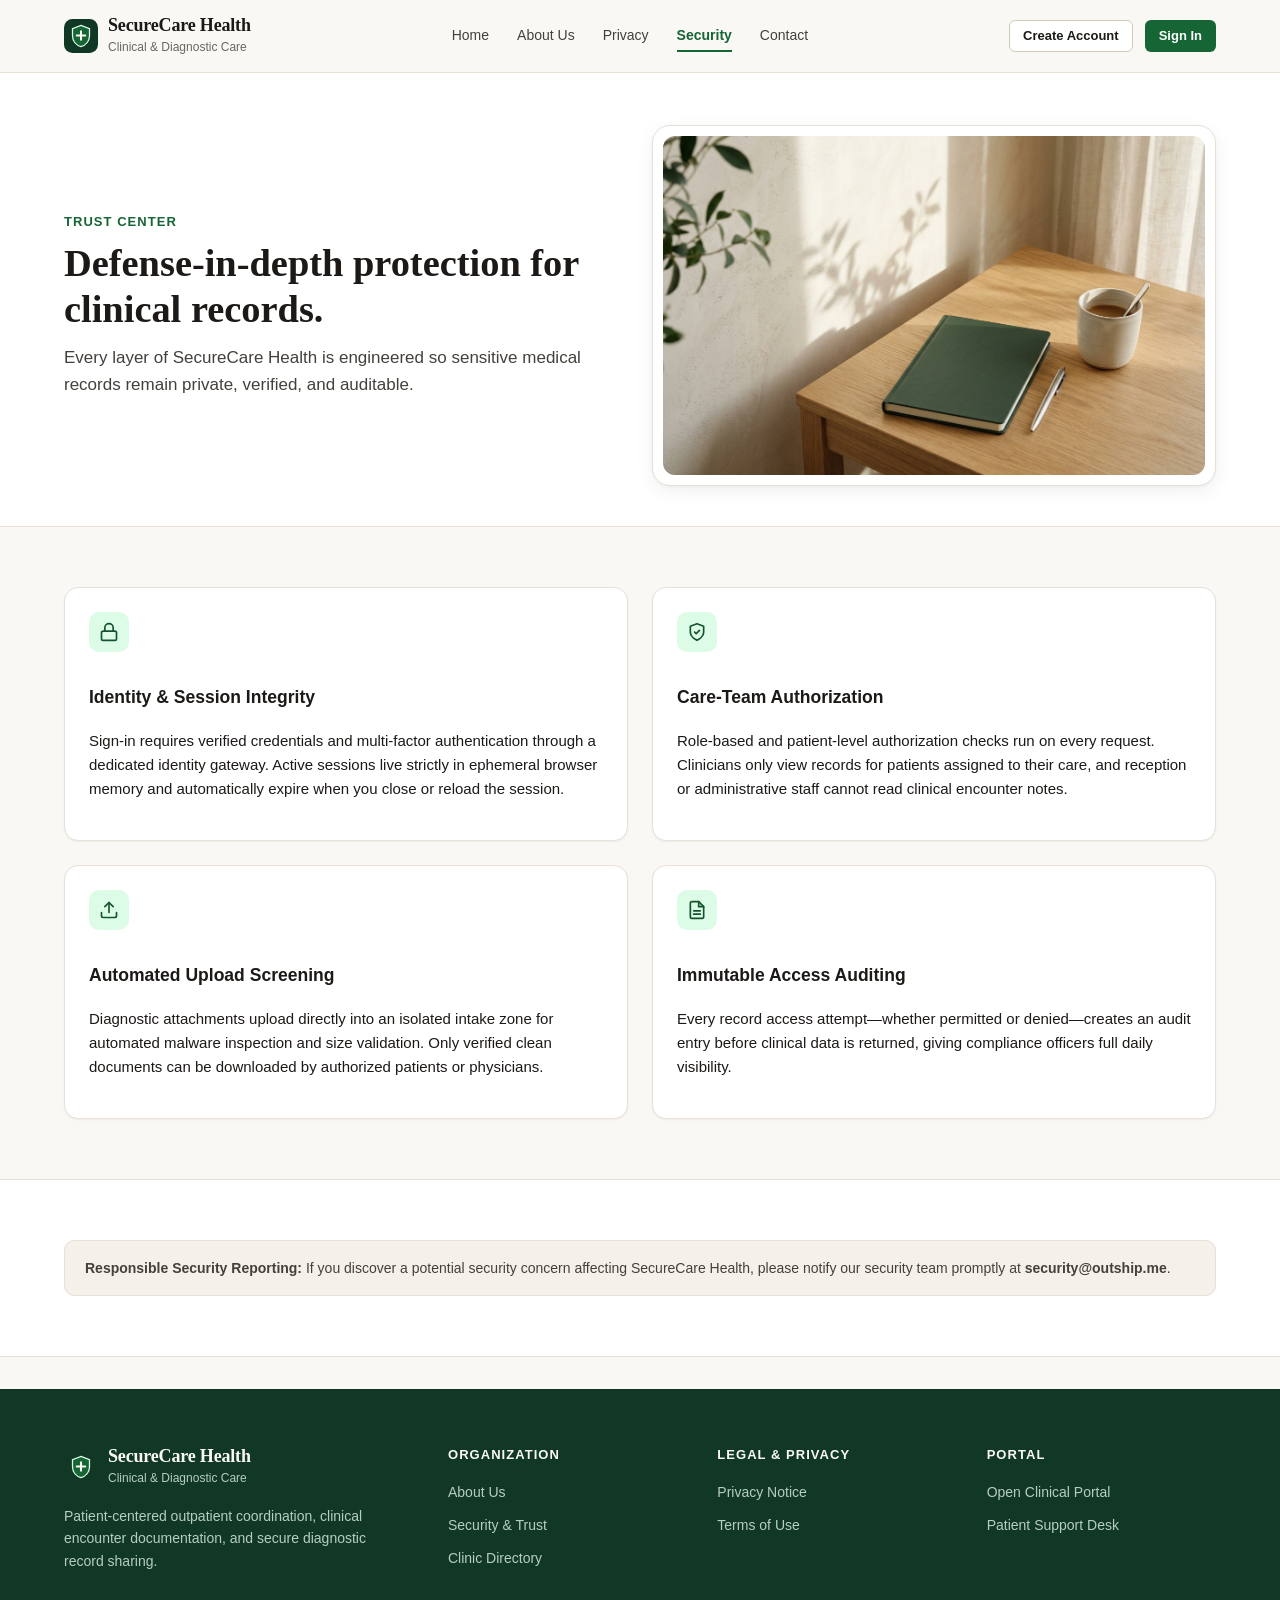
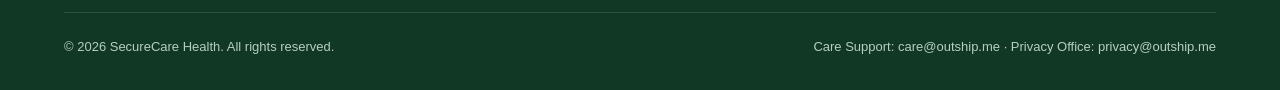
<file: frontend/security.html>
<!doctype html>
<html lang="en">
<head>
  <meta charset="utf-8" />
  <meta name="viewport" content="width=device-width, initial-scale=1" />
  <title>Security &amp; Trust — SecureCare Health</title>
  <meta name="description" content="How SecureCare Health safeguards patient identity, clinical notes, laboratory file transfers, and access auditability." />
  <link rel="icon" type="image/svg+xml" href="assets/images/favicon.svg" />
  <link rel="stylesheet" href="css/tokens.css" />
  <link rel="stylesheet" href="css/base.css" />
  <link rel="stylesheet" href="css/public.css" />
</head>
<body>
  <header class="pub-header">
    <div class="pub-container pub-header-inner">
      <a class="brand" href="/">
        <img class="brand-mark" src="assets/images/logo.svg" alt="" width="34" height="34" />
        <span>
          <span class="brand-name">SecureCare Health</span>
          <span class="brand-sub">Clinical &amp; Diagnostic Care</span>
        </span>
      </a>

      <nav class="pub-nav" aria-label="Primary navigation">
        <a class="pub-nav-link" href="/">Home</a>
        <a class="pub-nav-link" href="about.html">About Us</a>
        <a class="pub-nav-link" href="privacy.html">Privacy</a>
        <a class="pub-nav-link" href="security.html" aria-current="page">Security</a>
        <a class="pub-nav-link" href="contact.html">Contact</a>
      </nav>

      <div class="pub-actions">
        <button type="button" class="btn btn-secondary btn-sm" data-auth-action="signup">Create Account</button>
        <button type="button" class="btn btn-primary btn-sm" data-auth-action="login">Sign In</button>
      </div>

      <button id="pub-menu-toggle" class="pub-menu-toggle" type="button" aria-label="Toggle navigation menu" aria-expanded="false" aria-controls="pub-mobile-drawer">
        <svg width="20" height="20" viewBox="0 0 24 24" fill="none" stroke="currentColor" stroke-width="2" stroke-linecap="round">
          <line x1="3" y1="6" x2="21" y2="6" /><line x1="3" y1="12" x2="21" y2="12" /><line x1="3" y1="18" x2="21" y2="18" />
        </svg>
      </button>
    </div>

    <div id="pub-mobile-drawer" class="pub-mobile-drawer">
      <a class="pub-nav-link" href="/">Home</a>
      <a class="pub-nav-link" href="about.html">About Us</a>
      <a class="pub-nav-link" href="privacy.html">Privacy</a>
      <a class="pub-nav-link" href="security.html" aria-current="page">Security</a>
      <a class="pub-nav-link" href="contact.html">Contact</a>
      <div style="display:flex;gap:0.625rem;padding-top:0.5rem;">
        <button type="button" class="btn btn-secondary btn-sm" data-auth-action="signup">Create Account</button>
        <button type="button" class="btn btn-primary btn-sm" data-auth-action="login">Sign In</button>
      </div>
    </div>
  </header>

  <main>
    <section class="page-hero">
      <div class="pub-container grid-2" style="align-items:center;">
        <div>
          <div class="section-kicker">Trust Center</div>
          <h1>Defense-in-depth protection for clinical records.</h1>
          <p>Every layer of SecureCare Health is engineered so sensitive medical records remain private, verified, and auditable.</p>
        </div>
        <div class="editorial-photo-card">
          <img src="assets/images/trust-privacy-care.jpg" alt="Calm clinician desk reflecting confidentiality and care" width="1200" height="900" style="aspect-ratio:16/10;" />
        </div>
      </div>
    </section>

    <section class="section">
      <div class="pub-container grid-2">
        <div class="card card-pad">
          <div class="icon-box" style="margin-bottom:0.875rem;" aria-hidden="true">
            <svg width="20" height="20" viewBox="0 0 24 24" fill="none" stroke="currentColor" stroke-width="2" stroke-linecap="round" stroke-linejoin="round">
              <rect x="3" y="11" width="18" height="11" rx="2" /><path d="M7 11V7a5 5 0 0 1 10 0v4" />
            </svg>
          </div>
          <h3>Identity &amp; Session Integrity</h3>
          <p>Sign-in requires verified credentials and multi-factor authentication through a dedicated identity gateway. Active sessions live strictly in ephemeral browser memory and automatically expire when you close or reload the session.</p>
        </div>

        <div class="card card-pad">
          <div class="icon-box" style="margin-bottom:0.875rem;" aria-hidden="true">
            <svg width="20" height="20" viewBox="0 0 24 24" fill="none" stroke="currentColor" stroke-width="2" stroke-linecap="round" stroke-linejoin="round">
              <path d="M12 22s8-4 8-10V5l-8-3-8 3v7c0 6 8 10 8 10z" /><path d="m9 12 2 2 4-4" />
            </svg>
          </div>
          <h3>Care-Team Authorization</h3>
          <p>Role-based and patient-level authorization checks run on every request. Clinicians only view records for patients assigned to their care, and reception or administrative staff cannot read clinical encounter notes.</p>
        </div>

        <div class="card card-pad">
          <div class="icon-box" style="margin-bottom:0.875rem;" aria-hidden="true">
            <svg width="20" height="20" viewBox="0 0 24 24" fill="none" stroke="currentColor" stroke-width="2" stroke-linecap="round" stroke-linejoin="round">
              <path d="M21 15v4a2 2 0 0 1-2 2H5a2 2 0 0 1-2-2v-4" /><polyline points="17 8 12 3 7 8" /><line x1="12" y1="3" x2="12" y2="15" />
            </svg>
          </div>
          <h3>Automated Upload Screening</h3>
          <p>Diagnostic attachments upload directly into an isolated intake zone for automated malware inspection and size validation. Only verified clean documents can be downloaded by authorized patients or physicians.</p>
        </div>

        <div class="card card-pad">
          <div class="icon-box" style="margin-bottom:0.875rem;" aria-hidden="true">
            <svg width="20" height="20" viewBox="0 0 24 24" fill="none" stroke="currentColor" stroke-width="2" stroke-linecap="round" stroke-linejoin="round">
              <path d="M14 2H6a2 2 0 0 0-2 2v16a2 2 0 0 0 2 2h12a2 2 0 0 0 2-2V8z" /><polyline points="14 2 14 8 20 8" /><line x1="16" y1="13" x2="8" y2="13" /><line x1="16" y1="17" x2="8" y2="17" />
            </svg>
          </div>
          <h3>Immutable Access Auditing</h3>
          <p>Every record access attempt—whether permitted or denied—creates an audit entry before clinical data is returned, giving compliance officers full daily visibility.</p>
        </div>
      </div>
    </section>

    <section class="section section-alt">
      <div class="pub-container">
        <div class="notice-box">
          <strong>Responsible Security Reporting:</strong> If you discover a potential security concern affecting SecureCare Health, please notify our security team promptly at <strong>security@outship.me</strong>.
        </div>
      </div>
    </section>
  </main>

  <footer class="pub-footer">
    <div class="pub-container">
      <div class="footer-grid">
        <div>
          <a class="brand" href="/">
            <img class="brand-mark" src="assets/images/logo.svg" alt="" width="34" height="34" />
            <span>
              <span class="brand-name" style="color:#FAF8F5;">SecureCare Health</span>
              <span class="brand-sub" style="color:#B6CEC2;">Clinical &amp; Diagnostic Care</span>
            </span>
          </a>
          <p class="footer-brand-desc">Patient-centered outpatient coordination, clinical encounter documentation, and secure diagnostic record sharing.</p>
        </div>
        <div>
          <h4 class="footer-col-title">Organization</h4>
          <ul class="footer-links">
            <li><a href="about.html">About Us</a></li>
            <li><a href="security.html">Security &amp; Trust</a></li>
            <li><a href="contact.html">Clinic Directory</a></li>
          </ul>
        </div>
        <div>
          <h4 class="footer-col-title">Legal &amp; Privacy</h4>
          <ul class="footer-links">
            <li><a href="privacy.html">Privacy Notice</a></li>
            <li><a href="terms.html">Terms of Use</a></li>
          </ul>
        </div>
        <div>
          <h4 class="footer-col-title">Portal</h4>
          <ul class="footer-links">
            <li><a href="portal.html">Open Clinical Portal</a></li>
            <li><a href="contact.html">Patient Support Desk</a></li>
          </ul>
        </div>
      </div>
      <div class="footer-bottom">
        <span>&copy; 2026 SecureCare Health. All rights reserved.</span>
        <span>Care Support: care@outship.me · Privacy Office: privacy@outship.me</span>
      </div>
    </div>
  </footer>

  <script type="module" src="js/public.js"></script>
</body>
</html>
</file>
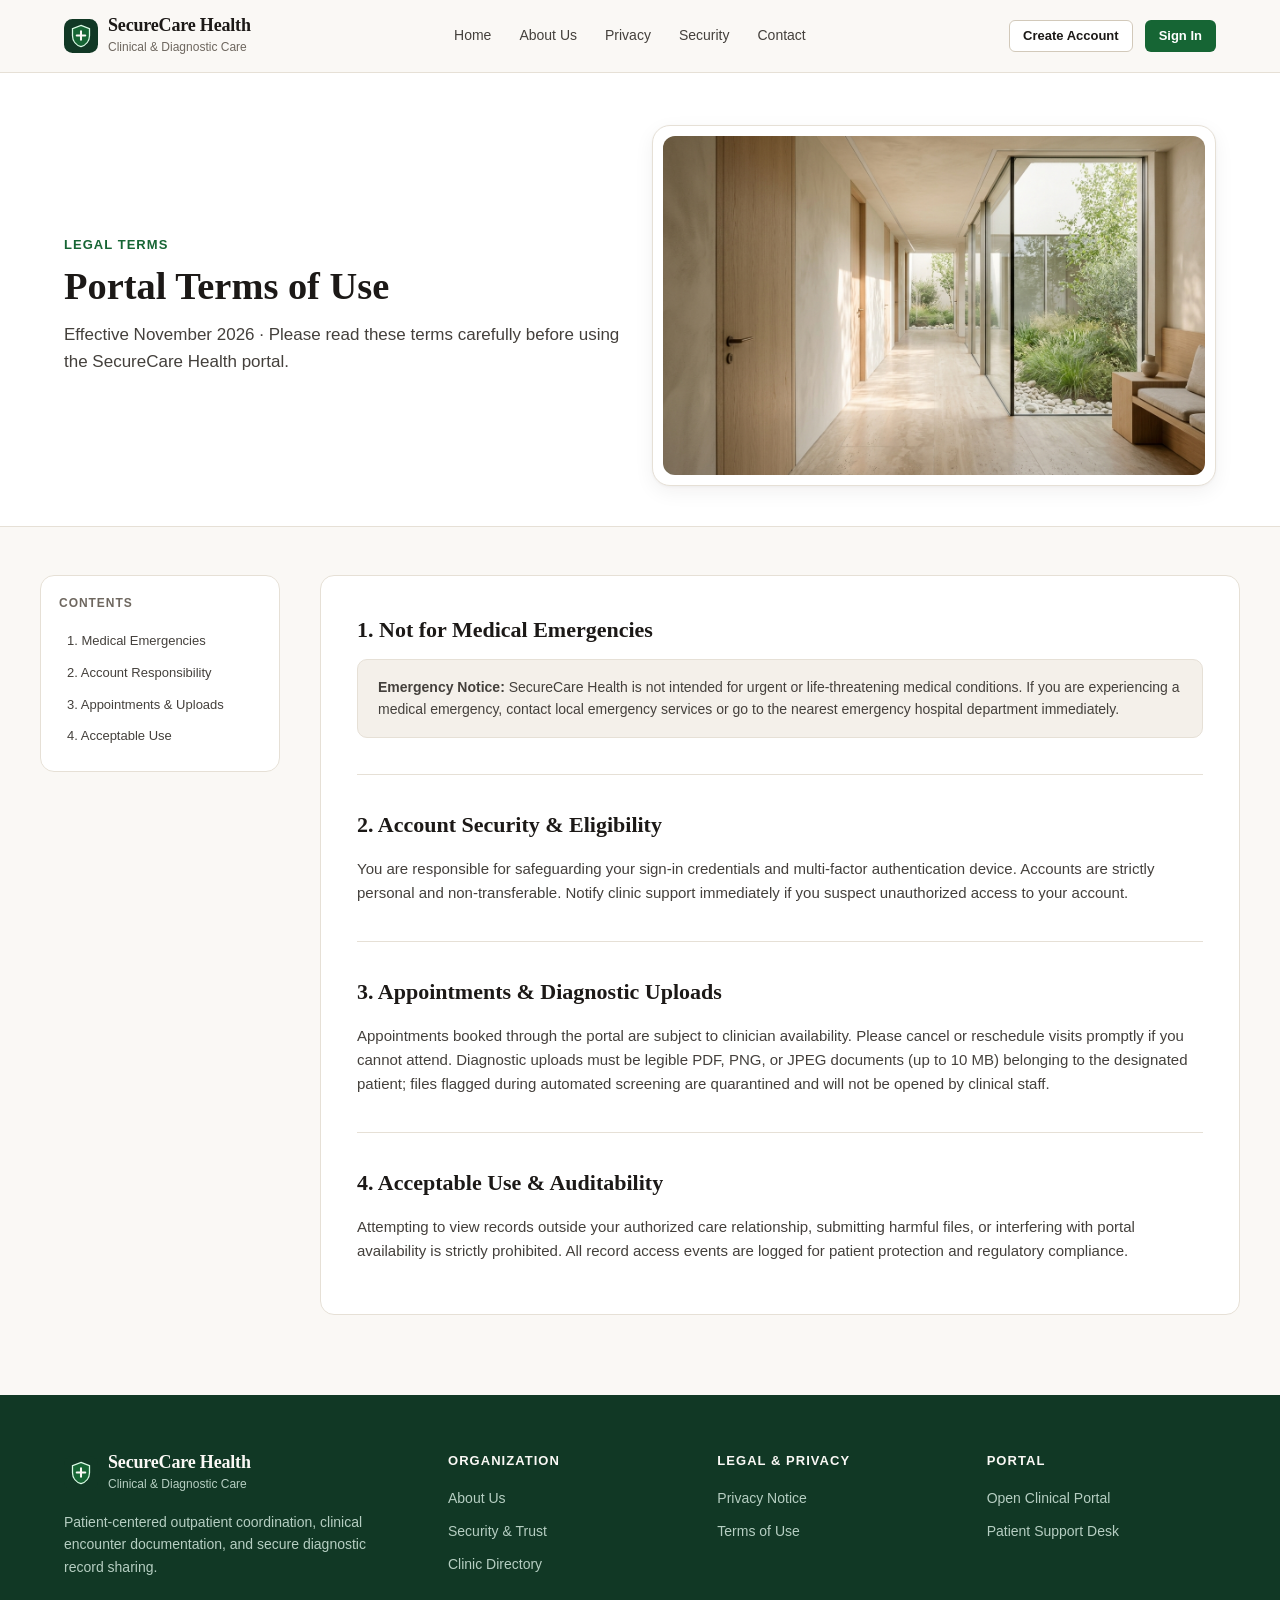
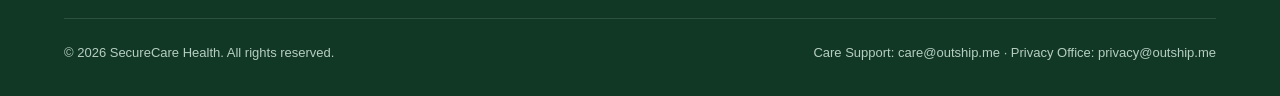
<file: frontend/terms.html>
<!doctype html>
<html lang="en">
<head>
  <meta charset="utf-8" />
  <meta name="viewport" content="width=device-width, initial-scale=1" />
  <title>Terms of Use — SecureCare Health</title>
  <meta name="description" content="Terms governing access to the SecureCare Health patient and clinical portal, including medical emergency disclaimers." />
  <link rel="icon" type="image/svg+xml" href="assets/images/favicon.svg" />
  <link rel="stylesheet" href="css/tokens.css" />
  <link rel="stylesheet" href="css/base.css" />
  <link rel="stylesheet" href="css/public.css" />
</head>
<body>
  <header class="pub-header">
    <div class="pub-container pub-header-inner">
      <a class="brand" href="/">
        <img class="brand-mark" src="assets/images/logo.svg" alt="" width="34" height="34" />
        <span>
          <span class="brand-name">SecureCare Health</span>
          <span class="brand-sub">Clinical &amp; Diagnostic Care</span>
        </span>
      </a>

      <nav class="pub-nav" aria-label="Primary navigation">
        <a class="pub-nav-link" href="/">Home</a>
        <a class="pub-nav-link" href="about.html">About Us</a>
        <a class="pub-nav-link" href="privacy.html">Privacy</a>
        <a class="pub-nav-link" href="security.html">Security</a>
        <a class="pub-nav-link" href="contact.html">Contact</a>
      </nav>

      <div class="pub-actions">
        <button type="button" class="btn btn-secondary btn-sm" data-auth-action="signup">Create Account</button>
        <button type="button" class="btn btn-primary btn-sm" data-auth-action="login">Sign In</button>
      </div>

      <button id="pub-menu-toggle" class="pub-menu-toggle" type="button" aria-label="Toggle navigation menu" aria-expanded="false" aria-controls="pub-mobile-drawer">
        <svg width="20" height="20" viewBox="0 0 24 24" fill="none" stroke="currentColor" stroke-width="2" stroke-linecap="round">
          <line x1="3" y1="6" x2="21" y2="6" /><line x1="3" y1="12" x2="21" y2="12" /><line x1="3" y1="18" x2="21" y2="18" />
        </svg>
      </button>
    </div>

    <div id="pub-mobile-drawer" class="pub-mobile-drawer">
      <a class="pub-nav-link" href="/">Home</a>
      <a class="pub-nav-link" href="about.html">About Us</a>
      <a class="pub-nav-link" href="privacy.html">Privacy</a>
      <a class="pub-nav-link" href="security.html">Security</a>
      <a class="pub-nav-link" href="contact.html">Contact</a>
      <div style="display:flex;gap:0.625rem;padding-top:0.5rem;">
        <button type="button" class="btn btn-secondary btn-sm" data-auth-action="signup">Create Account</button>
        <button type="button" class="btn btn-primary btn-sm" data-auth-action="login">Sign In</button>
      </div>
    </div>
  </header>

  <main>
    <section class="page-hero">
      <div class="pub-container grid-2" style="align-items:center;">
        <div>
          <div class="section-kicker">Legal Terms</div>
          <h1>Portal Terms of Use</h1>
          <p>Effective November 2026 · Please read these terms carefully before using the SecureCare Health portal.</p>
        </div>
        <div class="editorial-photo-card">
          <img src="assets/images/clinic-architecture-hall.jpg" alt="Calm modern clinic hallway overlooking a green courtyard" width="1280" height="720" style="aspect-ratio:16/10;" />
        </div>
      </div>
    </section>

    <div class="pub-container prose-layout">
      <aside class="prose-toc" aria-label="On this page">
        <div class="prose-toc-title">Contents</div>
        <a href="#emergency">1. Medical Emergencies</a>
        <a href="#accounts">2. Account Responsibility</a>
        <a href="#scheduling">3. Appointments &amp; Uploads</a>
        <a href="#acceptable-use">4. Acceptable Use</a>
      </aside>

      <article class="prose-article">
        <section id="emergency">
          <h2>1. Not for Medical Emergencies</h2>
          <div class="notice-box">
            <strong>Emergency Notice:</strong> SecureCare Health is not intended for urgent or life-threatening medical conditions. If you are experiencing a medical emergency, contact local emergency services or go to the nearest emergency hospital department immediately.
          </div>
        </section>

        <section id="accounts">
          <h2>2. Account Security &amp; Eligibility</h2>
          <p>
            You are responsible for safeguarding your sign-in credentials and multi-factor authentication device. Accounts are strictly personal and non-transferable. Notify clinic support immediately if you suspect unauthorized access to your account.
          </p>
        </section>

        <section id="scheduling">
          <h2>3. Appointments &amp; Diagnostic Uploads</h2>
          <p>
            Appointments booked through the portal are subject to clinician availability. Please cancel or reschedule visits promptly if you cannot attend. Diagnostic uploads must be legible PDF, PNG, or JPEG documents (up to 10 MB) belonging to the designated patient; files flagged during automated screening are quarantined and will not be opened by clinical staff.
          </p>
        </section>

        <section id="acceptable-use">
          <h2>4. Acceptable Use &amp; Auditability</h2>
          <p>
            Attempting to view records outside your authorized care relationship, submitting harmful files, or interfering with portal availability is strictly prohibited. All record access events are logged for patient protection and regulatory compliance.
          </p>
        </section>
      </article>
    </div>
  </main>

  <footer class="pub-footer">
    <div class="pub-container">
      <div class="footer-grid">
        <div>
          <a class="brand" href="/">
            <img class="brand-mark" src="assets/images/logo.svg" alt="" width="34" height="34" />
            <span>
              <span class="brand-name" style="color:#FAF8F5;">SecureCare Health</span>
              <span class="brand-sub" style="color:#B6CEC2;">Clinical &amp; Diagnostic Care</span>
            </span>
          </a>
          <p class="footer-brand-desc">Patient-centered outpatient coordination, clinical encounter documentation, and secure diagnostic record sharing.</p>
        </div>
        <div>
          <h4 class="footer-col-title">Organization</h4>
          <ul class="footer-links">
            <li><a href="about.html">About Us</a></li>
            <li><a href="security.html">Security &amp; Trust</a></li>
            <li><a href="contact.html">Clinic Directory</a></li>
          </ul>
        </div>
        <div>
          <h4 class="footer-col-title">Legal &amp; Privacy</h4>
          <ul class="footer-links">
            <li><a href="privacy.html">Privacy Notice</a></li>
            <li><a href="terms.html">Terms of Use</a></li>
          </ul>
        </div>
        <div>
          <h4 class="footer-col-title">Portal</h4>
          <ul class="footer-links">
            <li><a href="portal.html">Open Clinical Portal</a></li>
            <li><a href="contact.html">Patient Support Desk</a></li>
          </ul>
        </div>
      </div>
      <div class="footer-bottom">
        <span>&copy; 2026 SecureCare Health. All rights reserved.</span>
        <span>Care Support: care@outship.me · Privacy Office: privacy@outship.me</span>
      </div>
    </div>
  </footer>

  <script type="module" src="js/public.js"></script>
</body>
</html>
</file>
<file: frontend/css/tokens.css>
/* Nordic Sage & Ivory — Enterprise Design Tokens */
:root {
  --sc-bg: #FAF8F5;
  --sc-surface: #FFFFFF;
  --sc-surface-alt: #F4F0EA;
  --sc-surface-hover: #EFEAE1;
  --sc-rail-bg: #113825;
  --sc-rail-text: #FAF8F5;
  --sc-rail-muted: #B6CEC2;
  --sc-rail-active: rgba(250, 248, 245, 0.14);
  --sc-rail-border: rgba(250, 248, 245, 0.12);

  --sc-border: #E6E0D6;
  --sc-border-strong: #D2C9BA;

  --sc-text: #1C1917;
  --sc-text-secondary: #44403C;
  --sc-muted: #6E675F;

  --sc-primary: #166534;
  --sc-primary-hover: #14532D;
  --sc-primary-text: #FFFFFF;
  --sc-accent-soft: #DCFCE7;
  --sc-accent-soft-text: #14532D;

  --sc-success-bg: #DCFCE7;
  --sc-success-text: #14532D;
  --sc-warn-bg: #FEF3C7;
  --sc-warn-text: #92400E;
  --sc-danger-bg: #FEE2E2;
  --sc-danger-text: #991B1B;
  --sc-info-bg: #E0F2FE;
  --sc-info-text: #075985;
  --sc-neutral-bg: #F3EFE8;
  --sc-neutral-text: #44403C;

  --sc-font-serif: Georgia, "Iowan Old Style", "Times New Roman", serif;
  --sc-font-sans: -apple-system, BlinkMacSystemFont, "Segoe UI", Roboto, Helvetica, Arial, sans-serif;
  --sc-font-mono: ui-monospace, SFMono-Regular, Menlo, Monaco, Consolas, monospace;

  --sc-radius-sm: 6px;
  --sc-radius-md: 10px;
  --sc-radius-lg: 14px;
  --sc-radius-xl: 18px;
  --sc-radius-pill: 9999px;

  --sc-shadow-sm: 0 1px 2px rgba(28, 25, 23, 0.05);
  --sc-shadow-md: 0 6px 20px rgba(28, 25, 23, 0.06), 0 1px 3px rgba(28, 25, 23, 0.04);
  --sc-shadow-lg: 0 18px 42px rgba(17, 56, 37, 0.12), 0 4px 12px rgba(28, 25, 23, 0.06);

  --sc-focus-ring: 0 0 0 3px rgba(22, 101, 52, 0.25);
  --sc-max-width: 1200px;
}
</file>
<file: frontend/css/base.css>
/* Base Typography, Reset, Forms, Buttons & Semantic Badges */
*,
*::before,
*::after {
  box-sizing: border-box;
}

html {
  font-size: 16px;
  -webkit-font-smoothing: antialiased;
  -moz-osx-font-smoothing: grayscale;
  scroll-behavior: smooth;
}

body {
  margin: 0;
  padding: 0;
  background-color: var(--sc-bg);
  color: var(--sc-text);
  font-family: var(--sc-font-sans);
  font-size: 0.9375rem;
  line-height: 1.6;
}

img,
svg {
  display: block;
  max-width: 100%;
  height: auto;
}

a {
  color: var(--sc-primary);
  text-decoration: none;
}

a:hover {
  text-decoration: underline;
}

button,
input,
select,
textarea {
  font-family: inherit;
  font-size: inherit;
  color: inherit;
}

:focus-visible {
  outline: none;
  box-shadow: var(--sc-focus-ring);
}

.sr-only {
  position: absolute;
  width: 1px;
  height: 1px;
  padding: 0;
  margin: -1px;
  overflow: hidden;
  clip: rect(0, 0, 0, 0);
  white-space: nowrap;
  border: 0;
}

.tabular-nums {
  font-variant-numeric: tabular-nums;
}

.mono {
  font-family: var(--sc-font-mono);
  font-size: 0.8125rem;
}

.serif-heading {
  font-family: var(--sc-font-serif);
  font-weight: 600;
  letter-spacing: -0.015em;
  color: var(--sc-text);
}

/* Buttons */
.btn {
  display: inline-flex;
  align-items: center;
  justify-content: center;
  gap: 0.5rem;
  padding: 0.625rem 1.125rem;
  font-size: 0.875rem;
  font-weight: 600;
  line-height: 1.25;
  border-radius: var(--sc-radius-md);
  border: 1px solid transparent;
  cursor: pointer;
  transition: background-color 150ms ease, border-color 150ms ease, color 150ms ease, transform 100ms ease;
  text-decoration: none;
  white-space: nowrap;
}

.btn:hover {
  text-decoration: none;
}

.btn:active {
  transform: translateY(1px);
}

.btn:disabled {
  opacity: 0.55;
  cursor: not-allowed;
  transform: none;
}

.btn-primary {
  background-color: var(--sc-primary);
  color: var(--sc-primary-text);
}

.btn-primary:hover:not(:disabled) {
  background-color: var(--sc-primary-hover);
}

.btn-secondary {
  background-color: var(--sc-surface);
  color: var(--sc-text);
  border-color: var(--sc-border-strong);
}

.btn-secondary:hover:not(:disabled) {
  background-color: var(--sc-surface-alt);
}

.btn-ghost {
  background-color: transparent;
  color: var(--sc-text-secondary);
}

.btn-ghost:hover:not(:disabled) {
  background-color: var(--sc-surface-alt);
  color: var(--sc-text);
}

.btn-danger {
  background-color: var(--sc-danger-bg);
  color: var(--sc-danger-text);
  border-color: rgba(153, 27, 27, 0.22);
}

.btn-danger:hover:not(:disabled) {
  background-color: #FECACA;
}

.btn-danger-solid {
  background-color: var(--sc-danger-text);
  color: #FFFFFF;
}

.btn-danger-solid:hover:not(:disabled) {
  background-color: #7F1D1D;
}

.btn-sm {
  padding: 0.4375rem 0.8125rem;
  font-size: 0.8125rem;
  border-radius: var(--sc-radius-sm);
}

.btn-lg {
  padding: 0.8125rem 1.5rem;
  font-size: 0.9375rem;
}

/* Badges */
.badge {
  display: inline-flex;
  align-items: center;
  gap: 0.35rem;
  padding: 0.2rem 0.65rem;
  font-size: 0.75rem;
  font-weight: 600;
  line-height: 1.4;
  border-radius: var(--sc-radius-pill);
  white-space: nowrap;
}

.badge-success {
  background-color: var(--sc-success-bg);
  color: var(--sc-success-text);
}

.badge-warn {
  background-color: var(--sc-warn-bg);
  color: var(--sc-warn-text);
}

.badge-danger {
  background-color: var(--sc-danger-bg);
  color: var(--sc-danger-text);
}

.badge-info {
  background-color: var(--sc-info-bg);
  color: var(--sc-info-text);
}

.badge-neutral {
  background-color: var(--sc-neutral-bg);
  color: var(--sc-neutral-text);
}

/* Form Controls */
.field {
  display: flex;
  flex-direction: column;
  gap: 0.375rem;
}

.field-label {
  font-size: 0.8125rem;
  font-weight: 600;
  color: var(--sc-text);
}

.field-hint {
  font-size: 0.75rem;
  color: var(--sc-muted);
}

.input,
.select,
.textarea {
  width: 100%;
  padding: 0.5625rem 0.75rem;
  font-size: 0.875rem;
  line-height: 1.45;
  background-color: var(--sc-surface);
  color: var(--sc-text);
  border: 1px solid var(--sc-border-strong);
  border-radius: var(--sc-radius-md);
  transition: border-color 140ms ease, box-shadow 140ms ease;
}

.input:focus,
.select:focus,
.textarea:focus {
  outline: none;
  border-color: var(--sc-primary);
  box-shadow: var(--sc-focus-ring);
}

.textarea {
  resize: vertical;
  min-height: 6rem;
}

/* Cards */
.card {
  background-color: var(--sc-surface);
  border: 1px solid var(--sc-border);
  border-radius: var(--sc-radius-lg);
  box-shadow: var(--sc-shadow-sm);
}

.card-pad {
  padding: 1.5rem;
}

/* Brand Lockup */
.brand {
  display: inline-flex;
  align-items: center;
  gap: 0.625rem;
  text-decoration: none;
  color: inherit;
}

.brand:hover {
  text-decoration: none;
}

.brand-mark {
  width: 34px;
  height: 34px;
  flex-shrink: 0;
}

.brand-name {
  font-family: var(--sc-font-serif);
  font-size: 1.125rem;
  font-weight: 700;
  letter-spacing: -0.01em;
  line-height: 1.15;
}

.brand-sub {
  display: block;
  font-family: var(--sc-font-sans);
  font-size: 0.75rem;
  font-weight: 500;
  color: var(--sc-muted);
}
</file>
<file: frontend/css/public.css>
/* Public Enterprise Website Styles (index, about, privacy, security, terms, contact) */
.pub-container {
  max-width: var(--sc-max-width);
  margin: 0 auto;
  padding: 0 1.5rem;
}

/* Sticky Header */
.pub-header {
  position: sticky;
  top: 0;
  z-index: 40;
  background-color: rgba(250, 248, 245, 0.92);
  backdrop-filter: blur(10px);
  border-bottom: 1px solid var(--sc-border);
}

.pub-header-inner {
  display: flex;
  align-items: center;
  justify-content: space-between;
  gap: 1.5rem;
  min-height: 4.5rem;
}

.pub-nav {
  display: flex;
  align-items: center;
  gap: 1.75rem;
}

.pub-nav-link {
  font-size: 0.875rem;
  font-weight: 500;
  color: var(--sc-text-secondary);
  padding: 0.25rem 0;
  border-bottom: 2px solid transparent;
  transition: color 140ms ease, border-color 140ms ease;
}

.pub-nav-link:hover {
  color: var(--sc-text);
  text-decoration: none;
}

.pub-nav-link[aria-current="page"] {
  color: var(--sc-primary);
  font-weight: 600;
  border-bottom-color: var(--sc-primary);
}

.pub-actions {
  display: flex;
  align-items: center;
  gap: 0.75rem;
}

.pub-menu-toggle {
  display: none;
  background: var(--sc-surface);
  border: 1px solid var(--sc-border-strong);
  border-radius: var(--sc-radius-md);
  padding: 0.5rem;
  cursor: pointer;
}

.pub-mobile-drawer {
  display: none;
  border-top: 1px solid var(--sc-border);
  background: var(--sc-surface);
  padding: 1rem 1.5rem 1.25rem;
}

.pub-mobile-drawer.open {
  display: flex;
  flex-direction: column;
  gap: 0.75rem;
}

/* Hero */
.hero {
  padding: 4.25rem 0 3.75rem;
}

.hero-grid {
  display: grid;
  grid-template-columns: 1.08fr 0.92fr;
  gap: 3rem;
  align-items: center;
}

.hero-eyebrow {
  display: inline-flex;
  align-items: center;
  gap: 0.5rem;
  padding: 0.3rem 0.75rem;
  border-radius: var(--sc-radius-pill);
  background-color: var(--sc-accent-soft);
  color: var(--sc-accent-soft-text);
  font-size: 0.8125rem;
  font-weight: 600;
  margin-bottom: 1.25rem;
}

.hero-title {
  font-family: var(--sc-font-serif);
  font-size: clamp(2.1rem, 3.8vw, 3.15rem);
  line-height: 1.12;
  letter-spacing: -0.02em;
  margin: 0 0 1.25rem;
  color: var(--sc-text);
}

.hero-lead {
  font-size: 1.0625rem;
  line-height: 1.65;
  color: var(--sc-text-secondary);
  margin: 0 0 1.75rem;
  max-width: 36rem;
}

.hero-cta-row {
  display: flex;
  flex-wrap: wrap;
  gap: 0.875rem;
  align-items: center;
}

.hero-highlights {
  display: grid;
  grid-template-columns: repeat(3, minmax(0, 1fr));
  gap: 1.25rem;
  margin-top: 2.5rem;
  padding-top: 1.75rem;
  border-top: 1px solid var(--sc-border);
}

.hero-stat-title {
  font-size: 0.9375rem;
  font-weight: 700;
  color: var(--sc-text);
}

.hero-stat-sub {
  font-size: 0.8125rem;
  color: var(--sc-muted);
  margin-top: 0.15rem;
}

.hero-visual-frame {
  position: relative;
  background: var(--sc-surface);
  border: 1px solid var(--sc-border);
  border-radius: var(--sc-radius-xl);
  padding: 0.75rem;
  box-shadow: var(--sc-shadow-lg);
}

.hero-visual-frame img {
  width: 100%;
  height: auto;
  aspect-ratio: 16 / 10;
  object-fit: cover;
  object-position: center 25%;
  border-radius: calc(var(--sc-radius-xl) - 6px);
}

.hero-photo-caption {
  display: flex;
  align-items: center;
  justify-content: space-between;
  gap: 1rem;
  padding: 0.85rem 0.5rem 0.25rem;
  font-size: 0.8125rem;
  color: var(--sc-muted);
}

.hero-photo-caption strong {
  color: var(--sc-text);
  font-weight: 600;
}

.dept-card {
  background: var(--sc-surface);
  border: 1px solid var(--sc-border);
  border-radius: var(--sc-radius-lg);
  overflow: hidden;
  display: flex;
  flex-direction: column;
  box-shadow: var(--sc-shadow-sm);
  transition: transform 160ms ease, box-shadow 160ms ease, border-color 160ms ease;
}

.dept-card:hover {
  transform: translateY(-2px);
  border-color: var(--sc-border-strong);
  box-shadow: var(--sc-shadow-md);
}

.dept-card-img {
  width: 100%;
  height: auto;
  aspect-ratio: 16 / 10;
  object-fit: cover;
  object-position: center 20%;
  border-bottom: 1px solid var(--sc-border);
}

.dept-card-body {
  padding: 1.375rem;
  display: flex;
  flex-direction: column;
  gap: 0.5rem;
}

.dept-card-body h3 {
  margin: 0;
  font-family: var(--sc-font-serif);
  font-size: 1.1875rem;
  color: var(--sc-text);
}

.dept-card-body p {
  margin: 0;
  font-size: 0.875rem;
  color: var(--sc-text-secondary);
}

.editorial-photo-card {
  border-radius: var(--sc-radius-xl);
  overflow: hidden;
  border: 1px solid var(--sc-border);
  background: var(--sc-surface);
  padding: 0.625rem;
  box-shadow: var(--sc-shadow-md);
}

.editorial-photo-card img {
  width: 100%;
  height: auto;
  aspect-ratio: 4 / 3;
  object-fit: cover;
  object-position: center 25%;
  border-radius: calc(var(--sc-radius-xl) - 6px);
}

/* Sections */
.section {
  padding: 3.75rem 0;
}

.section-alt {
  background-color: var(--sc-surface);
  border-top: 1px solid var(--sc-border);
  border-bottom: 1px solid var(--sc-border);
}

.section-head {
  max-width: 42rem;
  margin-bottom: 2.25rem;
}

.section-kicker {
  font-size: 0.8125rem;
  font-weight: 700;
  text-transform: uppercase;
  letter-spacing: 0.08em;
  color: var(--sc-primary);
  margin-bottom: 0.5rem;
}

.section-title {
  font-family: var(--sc-font-serif);
  font-size: clamp(1.625rem, 2.6vw, 2.2rem);
  line-height: 1.2;
  margin: 0 0 0.75rem;
}

.section-desc {
  margin: 0;
  color: var(--sc-text-secondary);
  font-size: 1rem;
}

.grid-2 {
  display: grid;
  grid-template-columns: repeat(2, minmax(0, 1fr));
  gap: 1.5rem;
}

.grid-3 {
  display: grid;
  grid-template-columns: repeat(3, minmax(0, 1fr));
  gap: 1.5rem;
}

.grid-4 {
  display: grid;
  grid-template-columns: repeat(4, minmax(0, 1fr));
  gap: 1.25rem;
}

.service-card {
  background: var(--sc-surface);
  border: 1px solid var(--sc-border);
  border-radius: var(--sc-radius-lg);
  padding: 1.5rem;
  display: flex;
  flex-direction: column;
  gap: 0.75rem;
  transition: border-color 150ms ease, box-shadow 150ms ease;
}

.service-card:hover {
  border-color: var(--sc-border-strong);
  box-shadow: var(--sc-shadow-md);
}

.icon-box {
  width: 2.5rem;
  height: 2.5rem;
  border-radius: var(--sc-radius-md);
  background-color: var(--sc-accent-soft);
  color: var(--sc-accent-soft-text);
  display: inline-flex;
  align-items: center;
  justify-content: center;
}

.service-card h3 {
  margin: 0;
  font-size: 1.0625rem;
  font-weight: 600;
}

.service-card p {
  margin: 0;
  font-size: 0.875rem;
  color: var(--sc-text-secondary);
}

/* Deep Evergreen Banner */
.cta-banner {
  background-color: var(--sc-rail-bg);
  color: var(--sc-rail-text);
  border-radius: var(--sc-radius-xl);
  padding: 2.75rem;
  display: flex;
  flex-wrap: wrap;
  align-items: center;
  justify-content: space-between;
  gap: 2rem;
  box-shadow: var(--sc-shadow-lg);
}

.cta-banner h2 {
  font-family: var(--sc-font-serif);
  font-size: clamp(1.5rem, 2.5vw, 2rem);
  margin: 0 0 0.5rem;
  color: #FAF8F5;
}

.cta-banner p {
  margin: 0;
  color: var(--sc-rail-muted);
  max-width: 36rem;
}

.btn-ivory {
  background-color: #FAF8F5;
  color: #113825;
}

.btn-ivory:hover {
  background-color: #DCFCE7;
}

.btn-outline-ivory {
  background-color: transparent;
  color: #FAF8F5;
  border-color: rgba(250, 248, 245, 0.35);
}

.btn-outline-ivory:hover {
  background-color: rgba(250, 248, 245, 0.12);
}

/* Editorial Content Pages (About, Privacy, Security, Terms, Contact) */
.page-hero {
  padding: 3.25rem 0 2.5rem;
  border-bottom: 1px solid var(--sc-border);
  background: var(--sc-surface);
}

.page-hero h1 {
  font-family: var(--sc-font-serif);
  font-size: clamp(1.85rem, 3vw, 2.65rem);
  margin: 0.35rem 0 0.75rem;
  line-height: 1.18;
}

.page-hero p {
  margin: 0;
  max-width: 44rem;
  color: var(--sc-text-secondary);
  font-size: 1.0625rem;
}

.prose-layout {
  display: grid;
  grid-template-columns: 240px 1fr;
  gap: 2.5rem;
  padding: 3rem 0;
  align-items: start;
}

.prose-toc {
  position: sticky;
  top: 5.75rem;
  background: var(--sc-surface);
  border: 1px solid var(--sc-border);
  border-radius: var(--sc-radius-lg);
  padding: 1.125rem;
}

.prose-toc-title {
  font-size: 0.75rem;
  font-weight: 700;
  text-transform: uppercase;
  letter-spacing: 0.08em;
  color: var(--sc-muted);
  margin: 0 0 0.75rem;
}

.prose-toc a {
  display: block;
  font-size: 0.8125rem;
  color: var(--sc-text-secondary);
  padding: 0.35rem 0.5rem;
  border-radius: var(--sc-radius-sm);
}

.prose-toc a:hover {
  background: var(--sc-surface-alt);
  color: var(--sc-primary);
  text-decoration: none;
}

.prose-article {
  background: var(--sc-surface);
  border: 1px solid var(--sc-border);
  border-radius: var(--sc-radius-lg);
  padding: 2.25rem;
}

.prose-article section + section {
  margin-top: 2.25rem;
  padding-top: 2rem;
  border-top: 1px solid var(--sc-border);
}

.prose-article h2 {
  font-family: var(--sc-font-serif);
  font-size: 1.375rem;
  margin: 0 0 0.75rem;
}

.prose-article p,
.prose-article li {
  color: var(--sc-text-secondary);
  font-size: 0.9375rem;
}

.prose-article ul {
  padding-left: 1.25rem;
  margin: 0.5rem 0 0;
}

.prose-article li + li {
  margin-top: 0.4rem;
}

.notice-box {
  padding: 1rem 1.25rem;
  border-radius: var(--sc-radius-md);
  background: var(--sc-surface-alt);
  border: 1px solid var(--sc-border);
  font-size: 0.875rem;
  color: var(--sc-text-secondary);
}

/* Footer */
.pub-footer {
  background-color: var(--sc-rail-bg);
  color: var(--sc-rail-text);
  padding: 3.5rem 0 2rem;
  margin-top: 2rem;
}

.footer-grid {
  display: grid;
  grid-template-columns: 1.5fr 1fr 1fr 1fr;
  gap: 2.5rem;
  padding-bottom: 2.5rem;
  border-bottom: 1px solid var(--sc-rail-border);
}

.footer-brand-desc {
  color: var(--sc-rail-muted);
  font-size: 0.875rem;
  margin: 0.875rem 0 0;
  max-width: 20rem;
}

.footer-col-title {
  font-size: 0.8125rem;
  font-weight: 700;
  text-transform: uppercase;
  letter-spacing: 0.08em;
  color: #FAF8F5;
  margin: 0 0 0.875rem;
}

.footer-links {
  list-style: none;
  padding: 0;
  margin: 0;
  display: flex;
  flex-direction: column;
  gap: 0.55rem;
}

.footer-links a {
  font-size: 0.875rem;
  color: var(--sc-rail-muted);
}

.footer-links a:hover {
  color: #FFFFFF;
}

.footer-bottom {
  padding-top: 1.5rem;
  display: flex;
  flex-wrap: wrap;
  justify-content: space-between;
  gap: 1rem;
  font-size: 0.8125rem;
  color: var(--sc-rail-muted);
}

/* Responsive */
@media (max-width: 960px) {
  .hero-grid,
  .grid-4,
  .grid-3,
  .prose-layout,
  .footer-grid {
    grid-template-columns: 1fr;
  }

  .prose-toc {
    position: static;
  }
}

@media (max-width: 768px) {
  .pub-nav,
  .pub-actions {
    display: none;
  }

  .pub-menu-toggle {
    display: inline-flex;
    align-items: center;
    justify-content: center;
  }

  .grid-2,
  .hero-highlights {
    grid-template-columns: 1fr;
  }

  .cta-banner {
    padding: 1.75rem;
  }
}
</file>
<file: frontend/css/portal.css>
/* Authenticated Clinical Portal (Deep Evergreen Rail + Warm Ivory Workspace) */
.portal-shell {
  min-height: 100vh;
  display: flex;
  background-color: var(--sc-bg);
}

/* Left Sidebar Rail */
.portal-rail {
  width: 260px;
  flex-shrink: 0;
  background-color: var(--sc-rail-bg);
  color: var(--sc-rail-text);
  display: flex;
  flex-direction: column;
  justify-content: space-between;
  padding: 1.25rem 1rem;
  border-right: 1px solid var(--sc-rail-border);
}

.rail-top {
  display: flex;
  flex-direction: column;
  gap: 1.5rem;
}

.rail-brand {
  padding: 0.25rem 0.5rem;
}

.rail-brand .brand-sub {
  color: var(--sc-rail-muted);
}

.rail-nav {
  display: flex;
  flex-direction: column;
  gap: 0.35rem;
}

.rail-nav-btn {
  width: 100%;
  display: flex;
  align-items: center;
  gap: 0.7rem;
  padding: 0.65rem 0.85rem;
  border-radius: var(--sc-radius-md);
  border: 0;
  background: transparent;
  color: var(--sc-rail-muted);
  font-size: 0.875rem;
  font-weight: 500;
  text-align: left;
  cursor: pointer;
  transition: background-color 130ms ease, color 130ms ease;
}

.rail-nav-btn:hover {
  background-color: rgba(250, 248, 245, 0.08);
  color: #FFFFFF;
}

.rail-nav-btn[aria-current="page"] {
  background-color: var(--sc-rail-active);
  color: #FFFFFF;
  font-weight: 600;
}

.rail-footer {
  padding-top: 1rem;
  border-top: 1px solid var(--sc-rail-border);
  display: flex;
  flex-direction: column;
  gap: 0.75rem;
}

.rail-user {
  padding: 0 0.5rem;
}

.rail-user-name {
  font-size: 0.875rem;
  font-weight: 600;
  color: #FFFFFF;
  white-space: nowrap;
  overflow: hidden;
  text-overflow: ellipsis;
}

.rail-user-meta {
  font-size: 0.75rem;
  color: var(--sc-rail-muted);
  white-space: nowrap;
  overflow: hidden;
  text-overflow: ellipsis;
}

.rail-signout-btn {
  width: 100%;
  display: flex;
  align-items: center;
  justify-content: center;
  gap: 0.5rem;
  padding: 0.55rem 0.85rem;
  border-radius: var(--sc-radius-md);
  background: transparent;
  border: 1px solid var(--sc-rail-border);
  color: var(--sc-rail-text);
  font-size: 0.8125rem;
  font-weight: 600;
  cursor: pointer;
}

.rail-signout-btn:hover {
  background-color: rgba(250, 248, 245, 0.1);
}

/* Main Workspace */
.portal-main {
  flex: 1;
  min-width: 0;
  display: flex;
  flex-direction: column;
}

.portal-topbar {
  background-color: var(--sc-surface);
  border-bottom: 1px solid var(--sc-border);
  padding: 1rem 1.75rem;
  display: flex;
  align-items: center;
  justify-content: space-between;
  gap: 1rem;
}

.portal-topbar-left {
  display: flex;
  align-items: center;
  gap: 0.875rem;
}

.portal-mobile-nav-btn {
  display: none;
  background: var(--sc-surface);
  border: 1px solid var(--sc-border-strong);
  border-radius: var(--sc-radius-md);
  padding: 0.45rem;
  cursor: pointer;
}

.portal-page-title {
  font-family: var(--sc-font-serif);
  font-size: 1.375rem;
  font-weight: 600;
  margin: 0;
  line-height: 1.25;
}

.portal-page-sub {
  font-size: 0.8125rem;
  color: var(--sc-muted);
  margin-top: 0.1rem;
}

.portal-topbar-right {
  display: flex;
  align-items: center;
  gap: 0.75rem;
}

.portal-content {
  flex: 1;
  padding: 1.75rem;
  max-width: 1280px;
  width: 100%;
  margin: 0 auto;
  display: flex;
  flex-direction: column;
  gap: 1.5rem;
}

/* Session Warning Banner */
.expiry-banner {
  background-color: var(--sc-warn-bg);
  color: var(--sc-warn-text);
  border-bottom: 1px solid rgba(146, 64, 14, 0.2);
  padding: 0.65rem 1.75rem;
  display: flex;
  flex-wrap: wrap;
  align-items: center;
  justify-content: space-between;
  gap: 0.75rem;
  font-size: 0.875rem;
}

/* KPI Grid */
.kpi-grid {
  display: grid;
  grid-template-columns: repeat(4, minmax(0, 1fr));
  gap: 1rem;
}

.kpi-card {
  background: var(--sc-surface);
  border: 1px solid var(--sc-border);
  border-radius: var(--sc-radius-lg);
  padding: 1.15rem 1.25rem;
  box-shadow: var(--sc-shadow-sm);
}

.kpi-label {
  font-size: 0.8125rem;
  font-weight: 600;
  color: var(--sc-muted);
}

.kpi-value {
  font-family: var(--sc-font-serif);
  font-size: 1.65rem;
  font-weight: 600;
  margin: 0.35rem 0 0.25rem;
  color: var(--sc-text);
}

.kpi-sub {
  font-size: 0.8125rem;
  color: var(--sc-muted);
}

/* Workspace Grids */
.split-2 {
  display: grid;
  grid-template-columns: 1.45fr 1fr;
  gap: 1.25rem;
  align-items: start;
}

.split-equal {
  display: grid;
  grid-template-columns: repeat(2, minmax(0, 1fr));
  gap: 1.25rem;
  align-items: start;
}

.split-master-detail {
  display: grid;
  grid-template-columns: 340px 1fr;
  gap: 1.25rem;
  align-items: start;
}

/* Panels & Tables */
.panel {
  background: var(--sc-surface);
  border: 1px solid var(--sc-border);
  border-radius: var(--sc-radius-lg);
  box-shadow: var(--sc-shadow-sm);
  overflow: hidden;
}

.panel-header {
  padding: 1rem 1.25rem;
  border-bottom: 1px solid var(--sc-border);
  display: flex;
  flex-wrap: wrap;
  align-items: center;
  justify-content: space-between;
  gap: 0.75rem;
}

.panel-title {
  font-size: 1rem;
  font-weight: 600;
  margin: 0;
}

.panel-sub {
  font-size: 0.8125rem;
  color: var(--sc-muted);
  margin: 0.15rem 0 0;
}

.panel-body {
  padding: 1.25rem;
}

.filter-bar {
  display: flex;
  flex-wrap: wrap;
  align-items: center;
  gap: 0.625rem;
}

.filter-bar .input,
.filter-bar .select {
  width: auto;
  min-width: 140px;
}

.table-wrap {
  width: 100%;
  overflow-x: auto;
}

.data-table {
  width: 100%;
  border-collapse: collapse;
  text-align: left;
}

.data-table th {
  background-color: var(--sc-surface-alt);
  color: var(--sc-text-secondary);
  font-size: 0.75rem;
  font-weight: 700;
  text-transform: uppercase;
  letter-spacing: 0.04em;
  padding: 0.75rem 1rem;
  border-bottom: 1px solid var(--sc-border);
  white-space: nowrap;
}

.data-table td {
  padding: 0.85rem 1rem;
  border-bottom: 1px solid var(--sc-border);
  font-size: 0.875rem;
  vertical-align: middle;
}

.data-table tbody tr:last-child td {
  border-bottom: 0;
}

.data-table tbody tr.clickable:hover {
  background-color: var(--sc-surface-alt);
  cursor: pointer;
}

.data-table tbody tr.selected-row {
  background-color: #F0FAF3;
}

/* Clinician & Note Selector Lists */
.list-stack {
  display: flex;
  flex-direction: column;
  gap: 0.5rem;
}

.list-item-btn {
  width: 100%;
  text-align: left;
  padding: 0.85rem 1rem;
  border-radius: var(--sc-radius-md);
  border: 1px solid var(--sc-border);
  background: var(--sc-surface-alt);
  cursor: pointer;
  transition: border-color 130ms ease, background-color 130ms ease;
}

.list-item-btn:hover {
  border-color: var(--sc-border-strong);
  background: var(--sc-surface-hover);
}

.list-item-btn.selected {
  background: #F0FAF3;
  border-color: var(--sc-primary);
}

/* Dropzone */
.dropzone {
  border: 2px dashed var(--sc-border-strong);
  border-radius: var(--sc-radius-lg);
  padding: 1.75rem;
  background-color: var(--sc-surface-alt);
  display: flex;
  flex-wrap: wrap;
  align-items: center;
  justify-content: space-between;
  gap: 1rem;
  transition: border-color 150ms ease, background-color 150ms ease;
}

.dropzone.dragover {
  border-color: var(--sc-primary);
  background-color: #F0FAF3;
}

.progress-track {
  width: 100%;
  height: 8px;
  border-radius: var(--sc-radius-pill);
  background: var(--sc-border);
  overflow: hidden;
}

.progress-fill {
  height: 100%;
  background: var(--sc-primary);
  width: 0%;
  transition: width 150ms ease;
}

/* Empty & Error States */
.empty-state {
  padding: 2.5rem 1.5rem;
  text-align: center;
  color: var(--sc-muted);
  display: flex;
  flex-direction: column;
  align-items: center;
}

.empty-state h4 {
  margin: 0.75rem 0 0.35rem;
  color: var(--sc-text);
  font-size: 1rem;
}

.empty-state p {
  margin: 0 auto;
  max-width: 26rem;
  font-size: 0.875rem;
}

.alert-inline {
  padding: 0.85rem 1rem;
  border-radius: var(--sc-radius-md);
  font-size: 0.875rem;
  display: flex;
  align-items: flex-start;
  justify-content: space-between;
  gap: 0.75rem;
}

.alert-error {
  background: var(--sc-danger-bg);
  color: var(--sc-danger-text);
}

.alert-success {
  background: var(--sc-success-bg);
  color: var(--sc-success-text);
}

.alert-info {
  background: var(--sc-info-bg);
  color: var(--sc-info-text);
}

.alert-warn {
  background: var(--sc-warn-bg);
  color: var(--sc-warn-text);
}

/* Auth Gate (Unauthenticated Portal Screen) */
.auth-gate {
  min-height: 100vh;
  display: flex;
  align-items: center;
  justify-content: center;
  padding: 1.5rem;
  background-color: var(--sc-bg);
}

.auth-gate-split {
  width: 100%;
  max-width: 940px;
  display: grid;
  grid-template-columns: 1.05fr 0.95fr;
  background: var(--sc-surface);
  border: 1px solid var(--sc-border);
  border-radius: var(--sc-radius-xl);
  box-shadow: var(--sc-shadow-lg);
  overflow: hidden;
}

.auth-gate-media {
  position: relative;
  background: var(--sc-rail-bg);
  min-height: 460px;
  display: flex;
  flex-direction: column;
  justify-content: flex-end;
}

.auth-gate-media img {
  position: absolute;
  inset: 0;
  width: 100%;
  height: 100%;
  object-fit: cover;
}

.auth-gate-media-scrim {
  position: relative;
  z-index: 1;
  padding: 2rem;
  background: linear-gradient(to top, rgba(17, 56, 37, 0.92) 0%, rgba(17, 56, 37, 0.55) 60%, transparent 100%);
  color: #FAF8F5;
}

.auth-gate-media-scrim h2 {
  font-family: var(--sc-font-serif);
  font-size: 1.375rem;
  margin: 0 0 0.35rem;
  color: #FAF8F5;
}

.auth-gate-media-scrim p {
  margin: 0;
  font-size: 0.875rem;
  color: #D7E5DD;
}

.auth-gate-card {
  width: 100%;
  padding: 2.5rem;
  display: flex;
  flex-direction: column;
  justify-content: center;
  gap: 1.25rem;
}

.auth-gate-standalone {
  max-width: 460px;
  background: var(--sc-surface);
  border: 1px solid var(--sc-border);
  border-radius: var(--sc-radius-xl);
  box-shadow: var(--sc-shadow-lg);
}

.portal-boot-loader {
  display: flex;
  flex-direction: column;
  align-items: center;
  justify-content: center;
  gap: 1.125rem;
  width: 100%;
  max-width: 240px;
  padding: 1.5rem;
}

.portal-boot-logo {
  width: 44px;
  height: 44px;
}

.portal-boot-track {
  width: 120px;
  height: 3px;
  border-radius: 9999px;
  background: var(--sc-border);
  overflow: hidden;
  position: relative;
}

.portal-boot-bar {
  width: 46%;
  height: 100%;
  border-radius: 9999px;
  background: var(--sc-primary);
  animation: scBootSlide 1.05s ease-in-out infinite;
}

@keyframes scBootSlide {
  0% {
    transform: translateX(-110%);
  }
  100% {
    transform: translateX(230%);
  }
}

.auth-gate-card h1 {
  font-family: var(--sc-font-serif);
  font-size: 1.625rem;
  margin: 0;
}

@media (max-width: 780px) {
  .auth-gate-split {
    grid-template-columns: 1fr;
  }

  .auth-gate-media {
    min-height: 220px;
  }
}

/* Modals & Slide-Over Drawers */
.modal-backdrop {
  position: fixed;
  inset: 0;
  z-index: 80;
  background: rgba(28, 25, 23, 0.48);
  display: flex;
  align-items: center;
  justify-content: center;
  padding: 1.25rem;
}

.modal-card {
  width: 100%;
  max-width: 500px;
  background: var(--sc-surface);
  border: 1px solid var(--sc-border);
  border-radius: var(--sc-radius-xl);
  box-shadow: var(--sc-shadow-lg);
  overflow: hidden;
}

.modal-head {
  padding: 1.125rem 1.375rem;
  border-bottom: 1px solid var(--sc-border);
  display: flex;
  align-items: center;
  justify-content: space-between;
}

.modal-head h3 {
  margin: 0;
  font-size: 1.0625rem;
  font-weight: 600;
}

.modal-body {
  padding: 1.375rem;
  display: flex;
  flex-direction: column;
  gap: 1rem;
}

.modal-foot {
  padding: 1rem 1.375rem;
  border-top: 1px solid var(--sc-border);
  background: var(--sc-surface-alt);
  display: flex;
  justify-content: flex-end;
  gap: 0.625rem;
}

/* Toast Notifications */
.toast-region {
  position: fixed;
  right: 1.25rem;
  bottom: 1.25rem;
  z-index: 90;
  display: flex;
  flex-direction: column;
  gap: 0.625rem;
  max-width: 360px;
}

.toast {
  padding: 0.85rem 1rem;
  border-radius: var(--sc-radius-md);
  background: var(--sc-surface);
  border: 1px solid var(--sc-border-strong);
  box-shadow: var(--sc-shadow-lg);
  font-size: 0.875rem;
  display: flex;
  align-items: center;
  justify-content: space-between;
  gap: 0.75rem;
}

.toast.success {
  border-left: 4px solid var(--sc-primary);
}

.toast.error {
  border-left: 4px solid var(--sc-danger-text);
}

/* Responsive */
@media (max-width: 1080px) {
  .kpi-grid {
    grid-template-columns: repeat(2, minmax(0, 1fr));
  }

  .split-2,
  .split-equal,
  .split-master-detail {
    grid-template-columns: 1fr;
  }
}

@media (max-width: 820px) {
  .portal-rail {
    position: fixed;
    inset: 0 auto 0 0;
    z-index: 60;
    transform: translateX(-100%);
    transition: transform 180ms ease;
  }

  .portal-rail.open {
    transform: translateX(0);
    box-shadow: 16px 0 40px rgba(0, 0, 0, 0.25);
  }

  .rail-backdrop {
    position: fixed;
    inset: 0;
    z-index: 55;
    background: rgba(28, 25, 23, 0.4);
  }

  .portal-mobile-nav-btn {
    display: inline-flex;
  }

  .kpi-grid {
    grid-template-columns: 1fr;
  }
}
</file>
